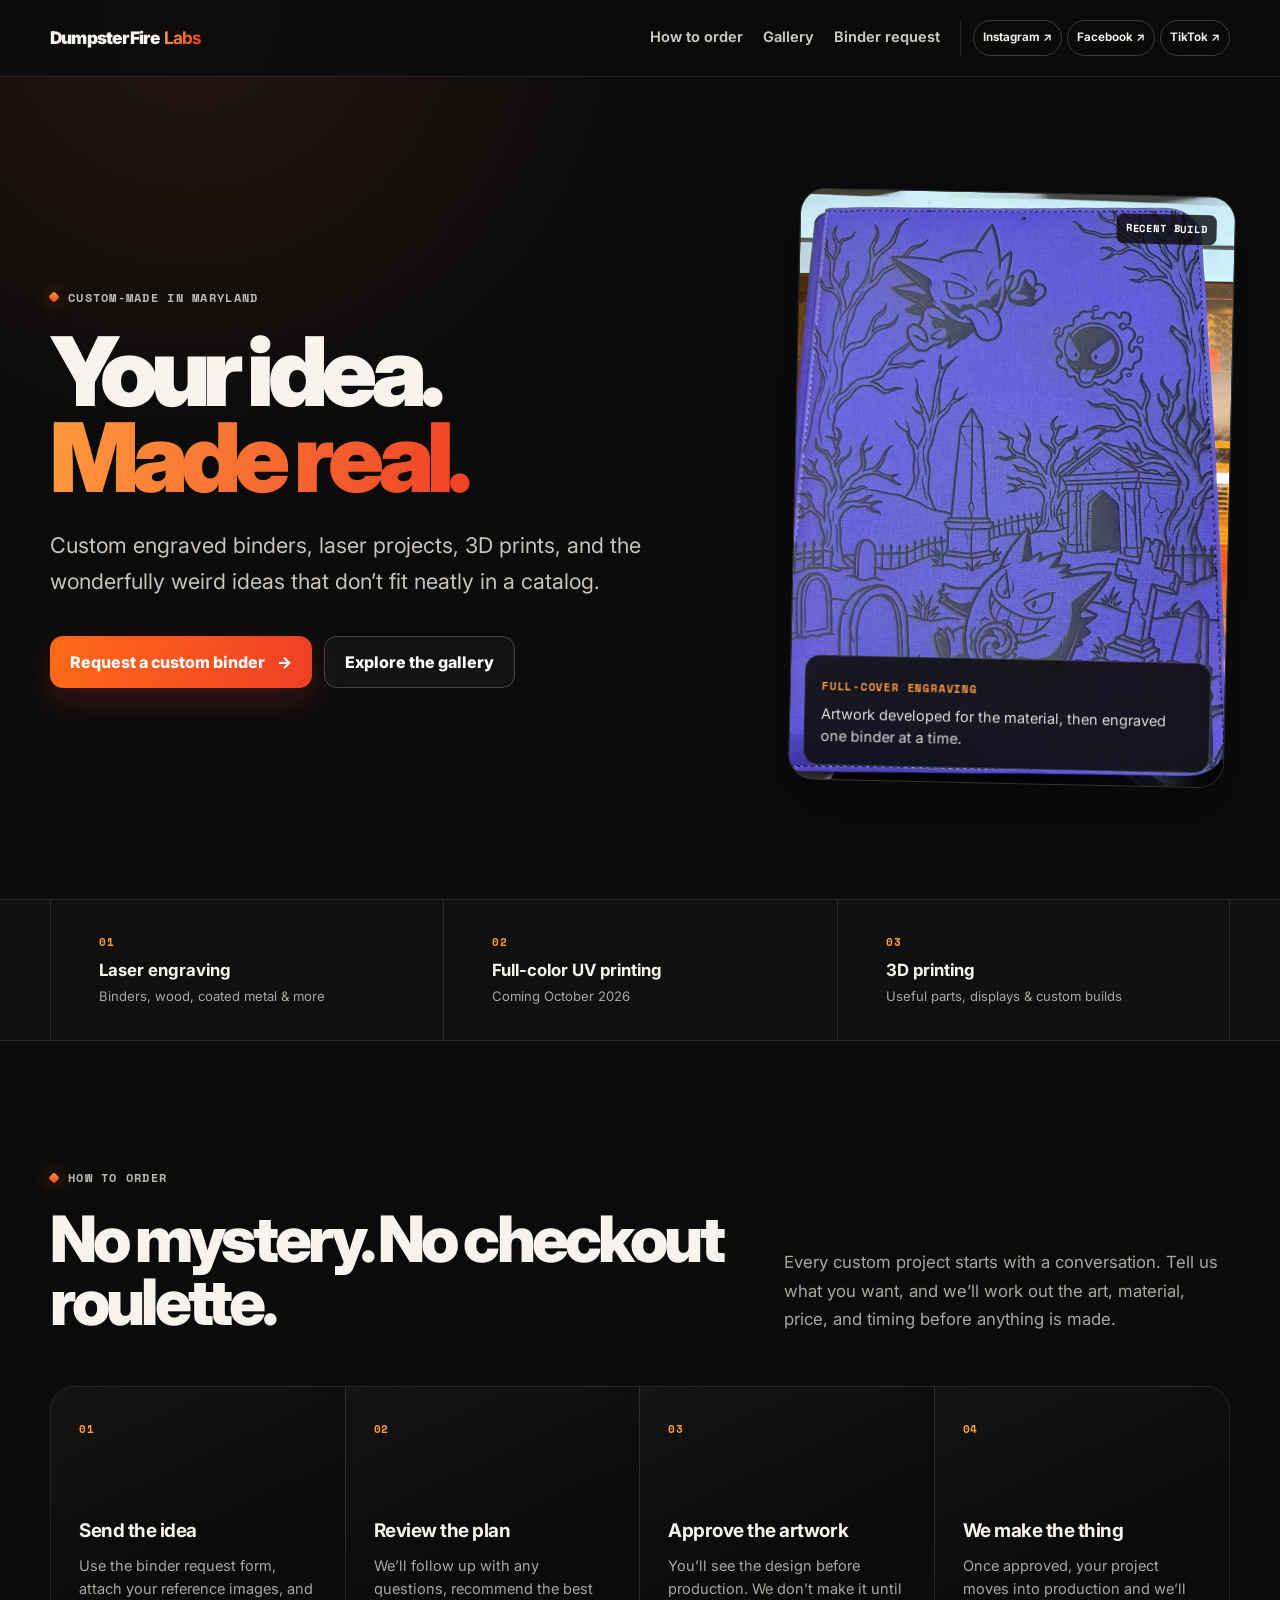
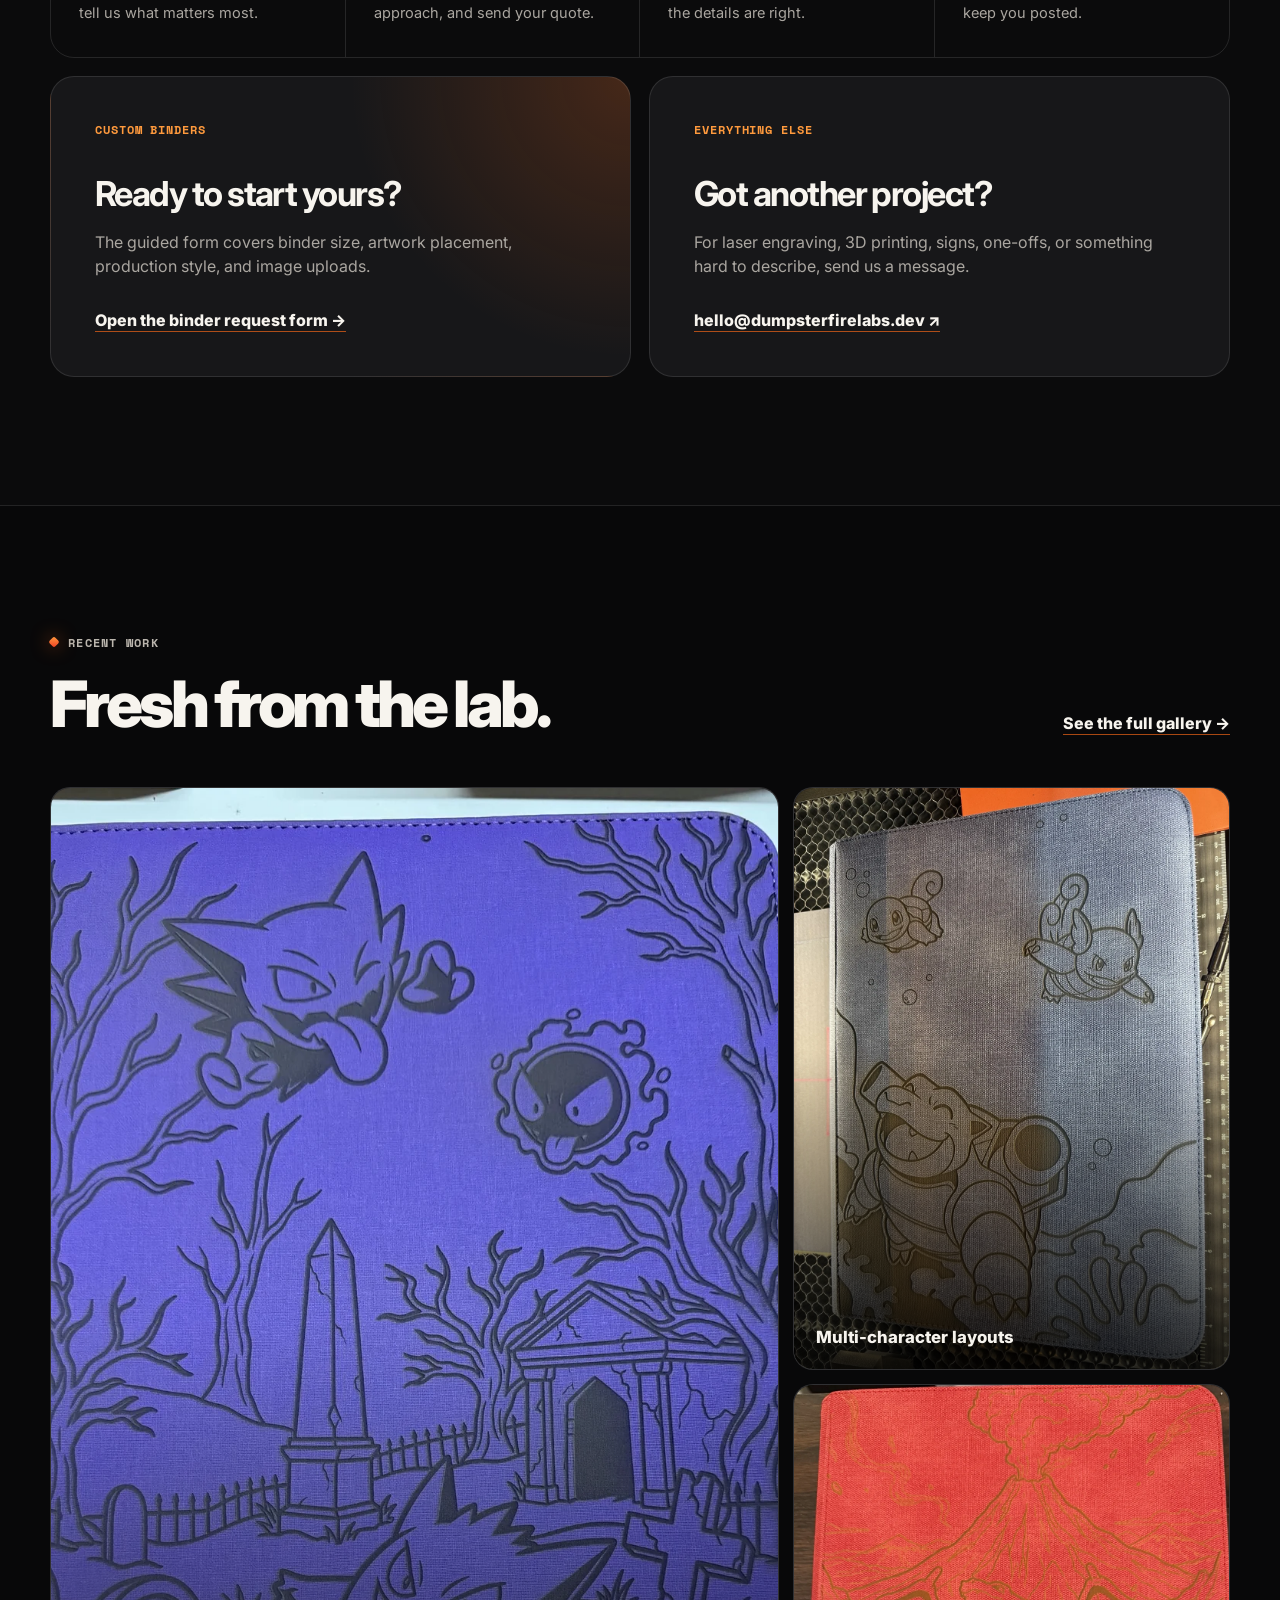
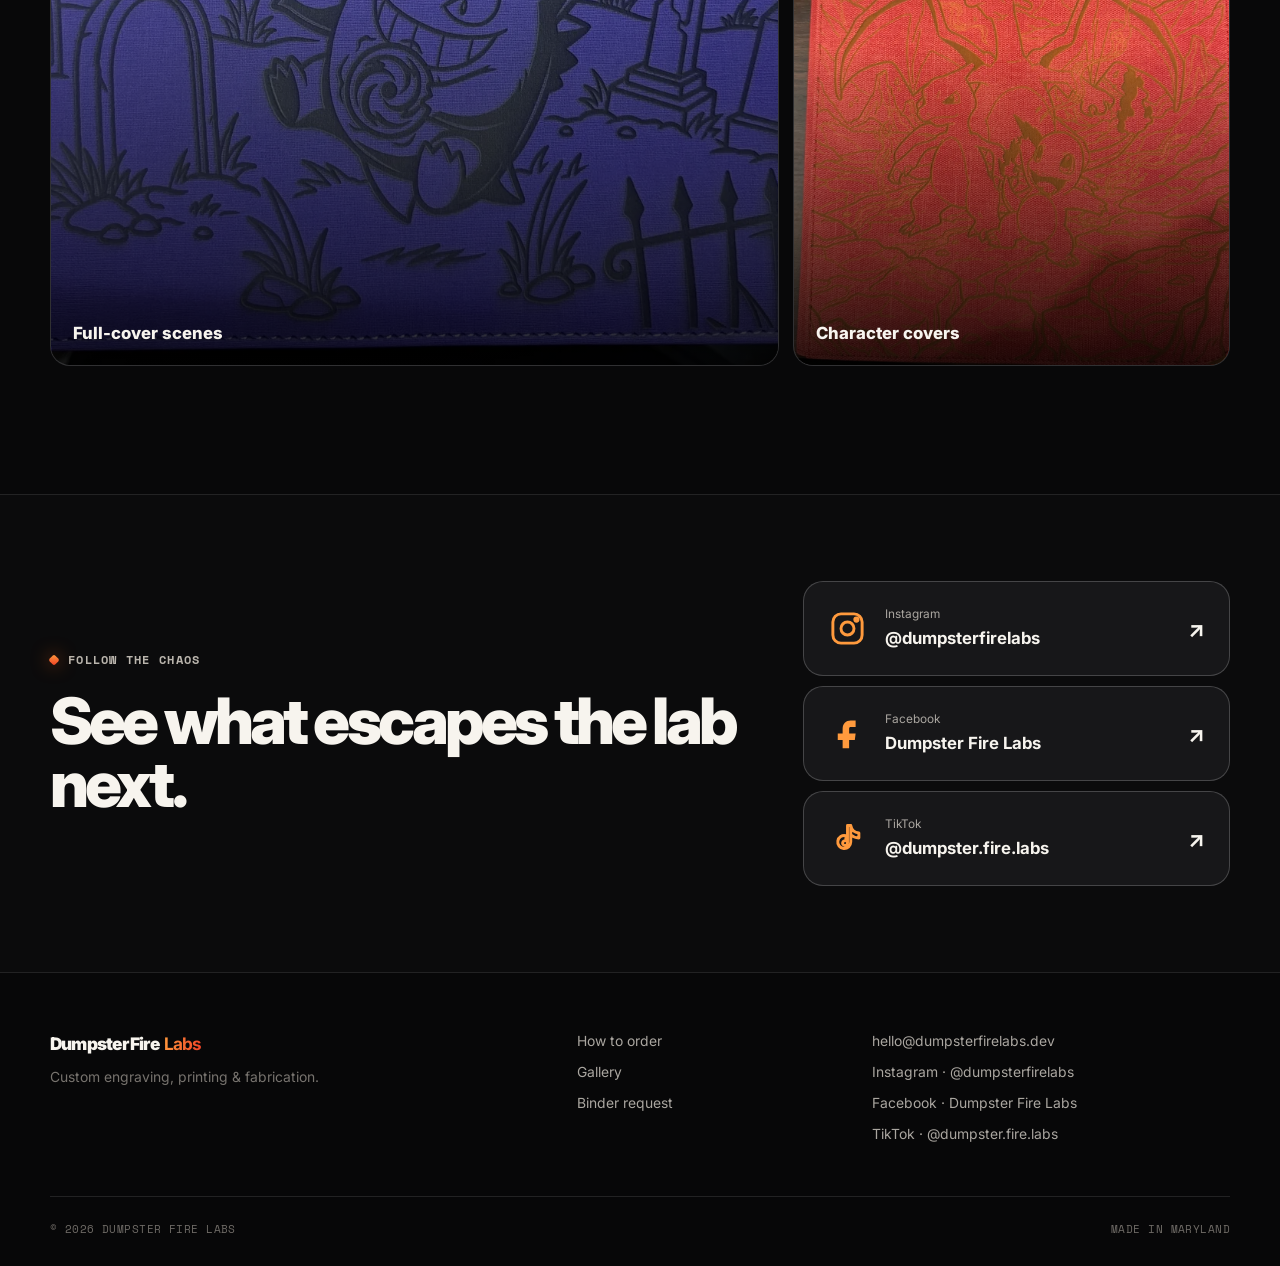
<file: preview/index.html>
<!doctype html>
<html lang="en">
<head>
  <meta charset="utf-8">
  <meta name="viewport" content="width=device-width, initial-scale=1">
  <meta name="description" content="Dumpster Fire Labs creates custom engraved binders, laser projects, 3D prints, and small-batch custom work in Maryland.">
  <meta name="theme-color" content="#0b0b0c">
  <title>Dumpster Fire Labs | Custom engraving, printing & fabrication</title>
  <link rel="preconnect" href="https://fonts.googleapis.com">
  <link rel="preconnect" href="https://fonts.gstatic.com" crossorigin>
  <link href="https://fonts.googleapis.com/css2?family=Inter:wght@400;500;600;700;800;900&family=Space+Mono:wght@400;700&display=swap" rel="stylesheet">
  <link rel="stylesheet" href="styles.css">
</head>
<body>
  <header class="site-header">
    <div class="shell nav-wrap">
      <a class="wordmark" href="index.html" aria-label="Dumpster Fire Labs home">
        <span>Dumpster Fire</span> <strong>Labs</strong>
      </a>
      <button class="nav-toggle" type="button" aria-expanded="false" aria-controls="site-nav">
        <span class="sr-only">Open navigation</span>
        <span></span><span></span><span></span>
      </button>
      <nav class="site-nav" id="site-nav" aria-label="Main navigation">
        <a href="#how-it-works">How to order</a>
        <a href="gallery.html">Gallery</a>
        <a href="order.html">Binder request</a>
        <span class="nav-social-group" aria-label="Social media">
          <a href="https://www.instagram.com/dumpsterfirelabs/" target="_blank" rel="noopener noreferrer">Instagram ↗</a>
          <a href="https://fb.me/dumpsterfirelabs" target="_blank" rel="noopener noreferrer">Facebook ↗</a>
          <a href="https://www.tiktok.com/@dumpster.fire.labs" target="_blank" rel="noopener noreferrer">TikTok ↗</a>
        </span>
      </nav>
    </div>
  </header>

  <main>
    <section class="hero shell">
      <div class="hero-copy">
        <p class="eyebrow"><span class="spark" aria-hidden="true"></span> Custom-made in Maryland</p>
        <h1>Your idea.<br><span class="accent">Made real.</span></h1>
        <p class="hero-lede">Custom engraved binders, laser projects, 3D prints, and the wonderfully weird ideas that don’t fit neatly in a catalog.</p>
        <div class="actions">
          <a class="button" href="order.html">Request a custom binder <span aria-hidden="true">→</span></a>
          <a class="button button-ghost" href="gallery.html">Explore the gallery</a>
        </div>
      </div>

      <aside class="hero-feature" aria-label="Featured custom binder">
        <img src="images/work-07.webp" alt="Purple custom engraved character binder with a detailed graveyard scene">
        <div class="feature-caption">
          <span class="tag">Full-cover engraving</span>
          <p>Artwork developed for the material, then engraved one binder at a time.</p>
        </div>
      </aside>
    </section>

    <section class="service-strip" aria-label="Services">
      <div class="shell service-grid">
        <div><span>01</span><strong>Laser engraving</strong><small>Binders, wood, coated metal & more</small></div>
        <div><span>02</span><strong>Full-color UV printing</strong><small>Coming October 2026</small></div>
        <div><span>03</span><strong>3D printing</strong><small>Useful parts, displays & custom builds</small></div>
      </div>
    </section>

    <section class="section shell" id="how-it-works">
      <div class="section-intro">
        <div>
          <p class="eyebrow"><span class="spark" aria-hidden="true"></span> How to order</p>
          <h2>No mystery. No checkout roulette.</h2>
        </div>
        <p>Every custom project starts with a conversation. Tell us what you want, and we’ll work out the art, material, price, and timing before anything is made.</p>
      </div>

      <ol class="process-grid">
        <li>
          <span class="step-number">01</span>
          <h3>Send the idea</h3>
          <p>Use the binder request form, attach your reference images, and tell us what matters most.</p>
        </li>
        <li>
          <span class="step-number">02</span>
          <h3>Review the plan</h3>
          <p>We’ll follow up with any questions, recommend the best approach, and send your quote.</p>
        </li>
        <li>
          <span class="step-number">03</span>
          <h3>Approve the artwork</h3>
          <p>You’ll see the design before production. We don’t make it until the details are right.</p>
        </li>
        <li>
          <span class="step-number">04</span>
          <h3>We make the thing</h3>
          <p>Once approved, your project moves into production and we’ll keep you posted.</p>
        </li>
      </ol>

      <div class="order-split">
        <article class="order-card order-card-featured">
          <p class="kicker">Custom binders</p>
          <h3>Ready to start yours?</h3>
          <p>The guided form covers binder size, artwork placement, production style, and image uploads.</p>
          <a class="text-link" href="order.html">Open the binder request form <span aria-hidden="true">→</span></a>
        </article>
        <article class="order-card">
          <p class="kicker">Everything else</p>
          <h3>Got another project?</h3>
          <p>For laser engraving, 3D printing, signs, one-offs, or something hard to describe, send us a message.</p>
          <a class="text-link" href="mailto:hello@dumpsterfirelabs.dev">hello@dumpsterfirelabs.dev <span aria-hidden="true">↗</span></a>
        </article>
      </div>
    </section>

    <section class="section section-dark">
      <div class="shell">
        <div class="section-intro gallery-intro">
          <div>
            <p class="eyebrow"><span class="spark" aria-hidden="true"></span> Recent work</p>
            <h2>Fresh from the lab.</h2>
          </div>
          <a class="text-link" href="gallery.html">See the full gallery <span aria-hidden="true">→</span></a>
        </div>
        <div class="featured-gallery">
          <a class="gallery-tile gallery-tile-wide" href="gallery.html#graveyard-binder">
            <img src="images/work-07.webp" alt="Purple engraved binder with character graveyard artwork" loading="lazy" decoding="async">
            <span>Full-cover scenes</span>
          </a>
          <a class="gallery-tile" href="gallery.html#water-binder">
            <img src="images/work-03.webp" alt="Gray engraved binder with water character evolution scene" loading="lazy" decoding="async">
            <span>Multi-character layouts</span>
          </a>
          <a class="gallery-tile" href="gallery.html#red-binder">
            <img src="images/work-05.webp" alt="Red binder with engraved winged fire character" loading="lazy" decoding="async">
            <span>Character covers</span>
          </a>
        </div>
      </div>
    </section>

    <section class="social-section shell" id="socials">
      <div>
        <p class="eyebrow"><span class="spark" aria-hidden="true"></span> Follow the chaos</p>
        <h2>See what escapes the lab next.</h2>
      </div>
      <div class="social-links-grid">
        <a class="social-card" href="https://www.instagram.com/dumpsterfirelabs/" target="_blank" rel="noopener noreferrer">
          <svg viewBox="0 0 24 24" aria-hidden="true"><rect x="3" y="3" width="18" height="18" rx="5"></rect><circle cx="12" cy="12" r="4"></circle><circle cx="17.5" cy="6.5" r="1"></circle></svg>
          <span><small>Instagram</small><strong>@dumpsterfirelabs</strong></span>
          <b aria-hidden="true">↗</b>
        </a>
        <a class="social-card" href="https://fb.me/dumpsterfirelabs" target="_blank" rel="noopener noreferrer">
          <svg viewBox="0 0 24 24" aria-hidden="true"><path d="M14 8h3V4h-3c-3 0-5 2-5 5v3H6v4h3v5h4v-5h3.5l.5-4h-4V9c0-.7.3-1 1-1Z"></path></svg>
          <span><small>Facebook</small><strong>Dumpster Fire Labs</strong></span>
          <b aria-hidden="true">↗</b>
        </a>
        <a class="social-card" href="https://www.tiktok.com/@dumpster.fire.labs" target="_blank" rel="noopener noreferrer">
          <svg viewBox="0 0 24 24" aria-hidden="true"><path d="M14 4v10.2a4 4 0 1 1-3-3.9v3.1a1.5 1.5 0 1 0 1 1.4V4h2Zm0 0c.5 2.8 2 4.3 5 4.6v3.1c-2.1-.1-3.8-.8-5-2"></path></svg>
          <span><small>TikTok</small><strong>@dumpster.fire.labs</strong></span>
          <b aria-hidden="true">↗</b>
        </a>
      </div>
    </section>
  </main>

  <footer class="footer">
    <div class="shell footer-grid">
      <div>
        <a class="wordmark" href="index.html"><span>Dumpster Fire</span> <strong>Labs</strong></a>
        <p>Custom engraving, printing & fabrication.</p>
      </div>
      <nav aria-label="Footer navigation">
        <a href="#how-it-works">How to order</a>
        <a href="gallery.html">Gallery</a>
        <a href="order.html">Binder request</a>
      </nav>
      <div class="footer-contact">
        <a href="mailto:hello@dumpsterfirelabs.dev">hello@dumpsterfirelabs.dev</a>
        <a href="https://www.instagram.com/dumpsterfirelabs/" target="_blank" rel="noopener noreferrer">Instagram · @dumpsterfirelabs</a>
        <a href="https://fb.me/dumpsterfirelabs" target="_blank" rel="noopener noreferrer">Facebook · Dumpster Fire Labs</a>
        <a href="https://www.tiktok.com/@dumpster.fire.labs" target="_blank" rel="noopener noreferrer">TikTok · @dumpster.fire.labs</a>
      </div>
    </div>
    <div class="shell footer-bottom">
      <span>© <span data-current-year>2026</span> Dumpster Fire Labs</span>
      <span>Made in Maryland</span>
    </div>
  </footer>

  <script src="script.js"></script>
</body>
</html>
</file>
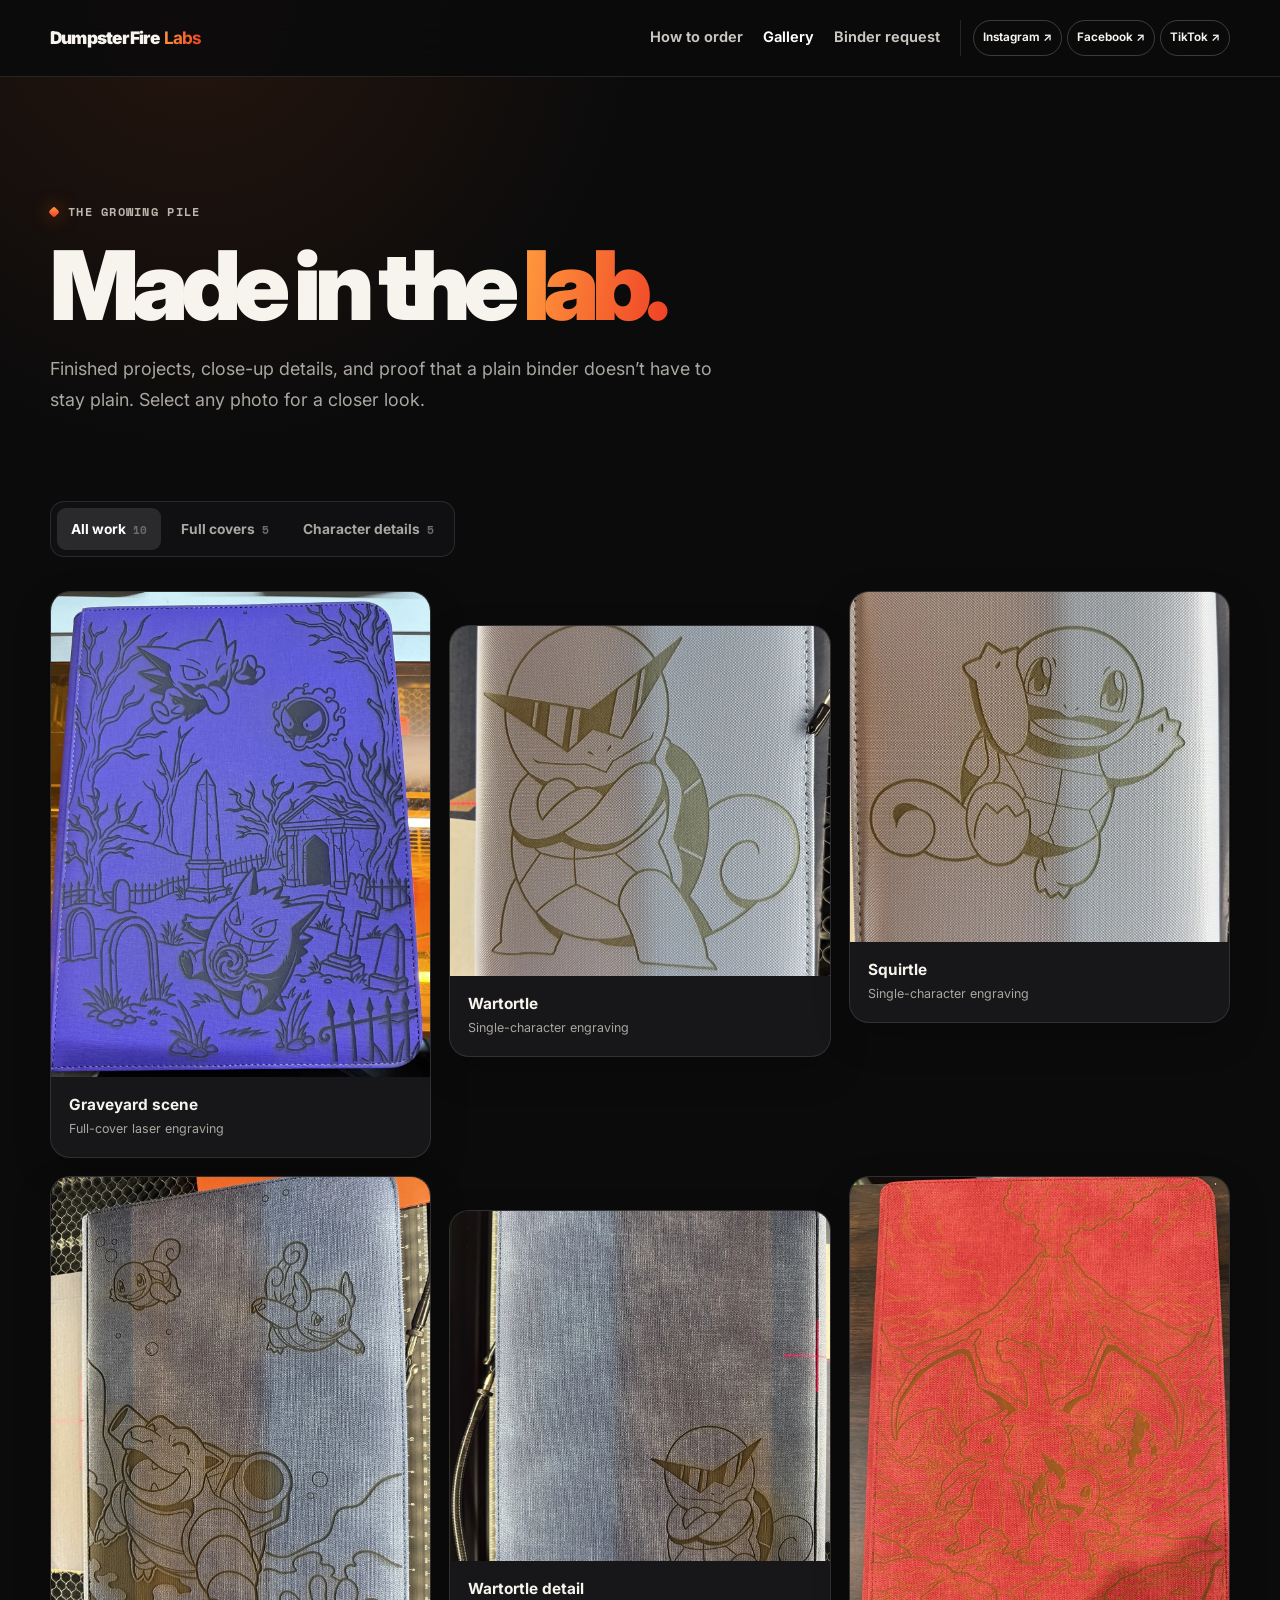
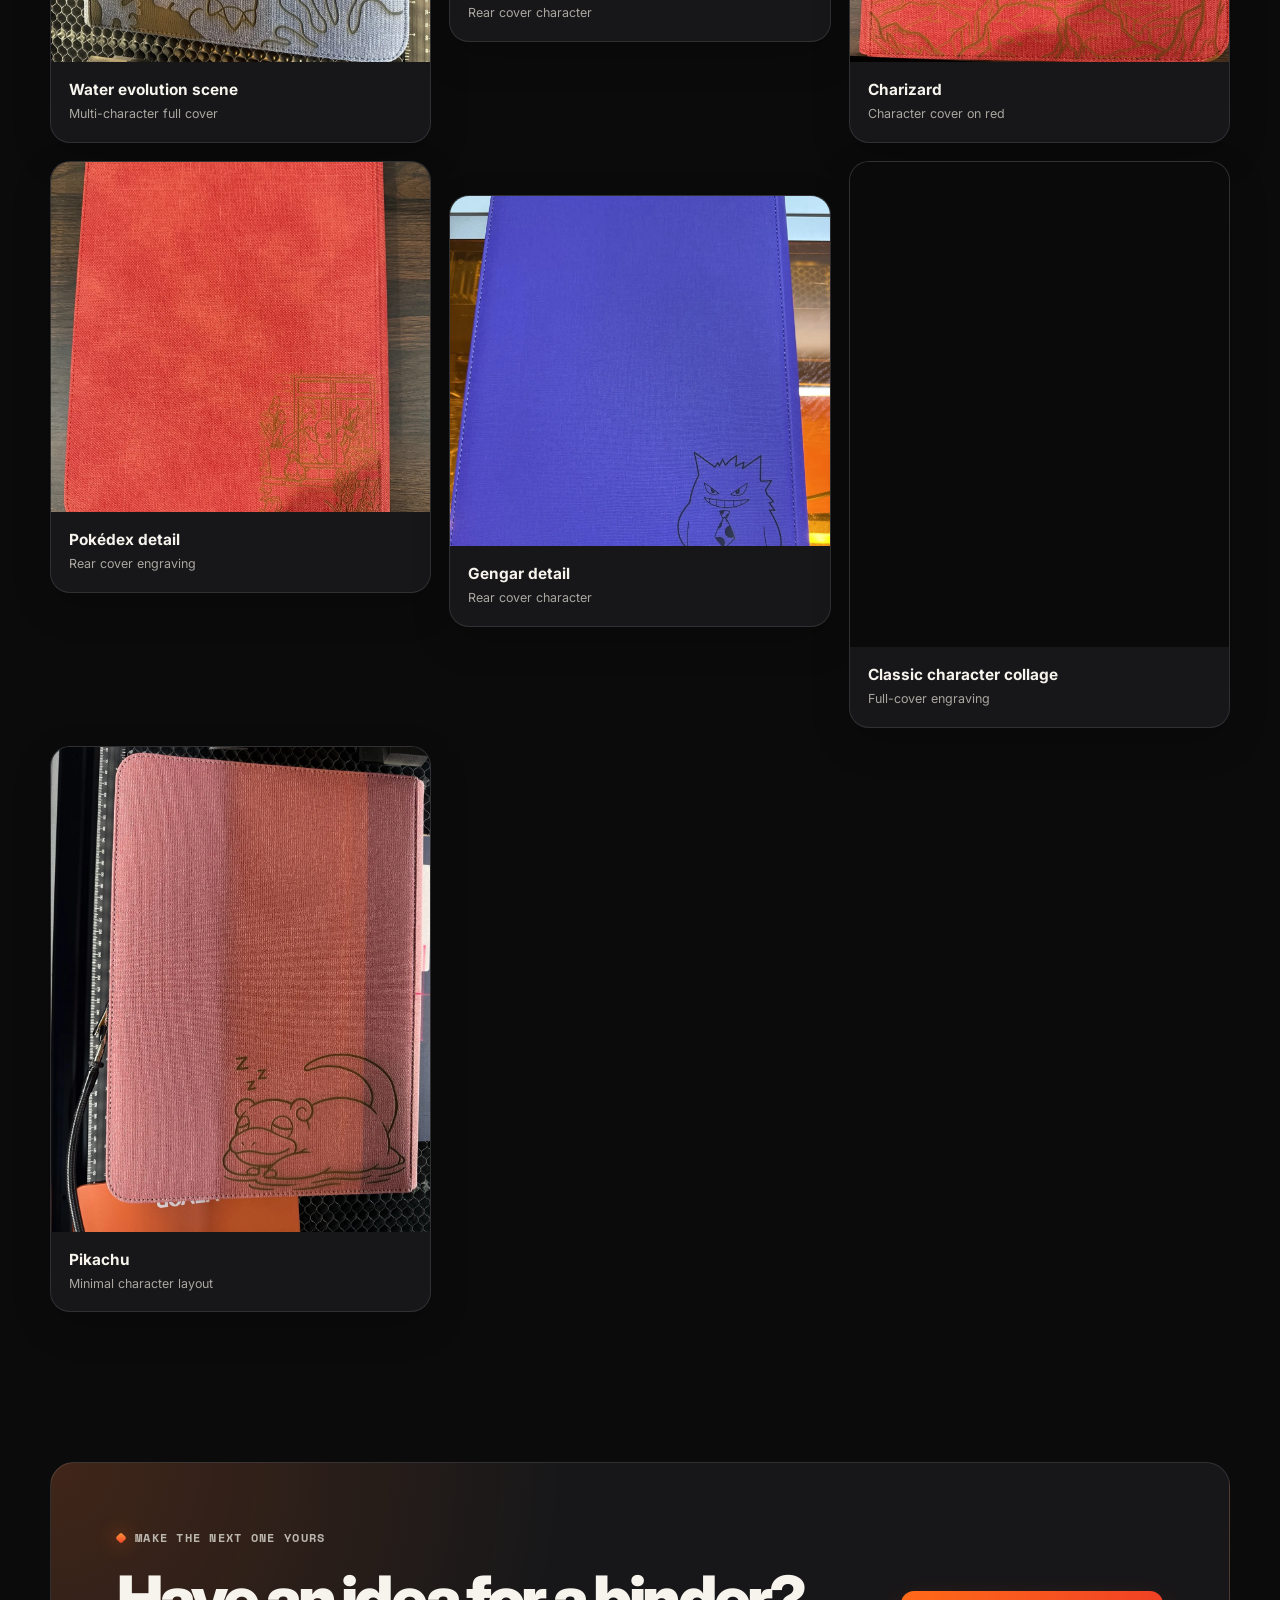
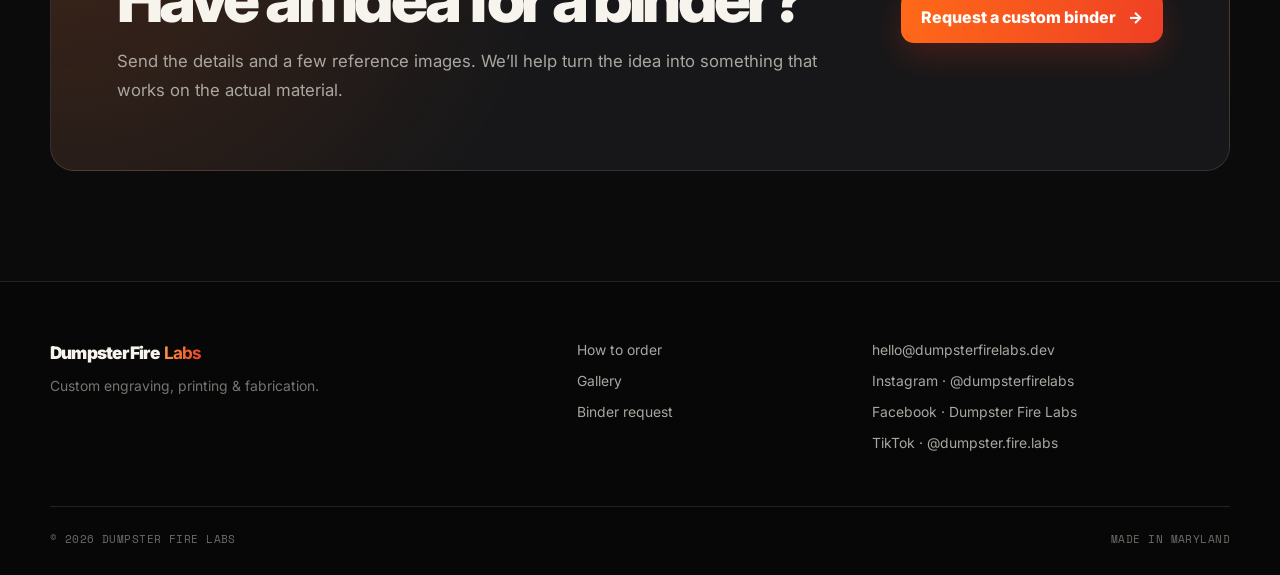
<file: preview/gallery.html>
<!doctype html>
<html lang="en">
<head>
  <meta charset="utf-8">
  <meta name="viewport" content="width=device-width, initial-scale=1">
  <meta name="description" content="Browse custom engraved binders and recent work from Dumpster Fire Labs.">
  <meta name="theme-color" content="#0b0b0c">
  <title>Gallery | Dumpster Fire Labs</title>
  <link rel="preconnect" href="https://fonts.googleapis.com">
  <link rel="preconnect" href="https://fonts.gstatic.com" crossorigin>
  <link href="https://fonts.googleapis.com/css2?family=Inter:wght@400;500;600;700;800;900&family=Space+Mono:wght@400;700&display=swap" rel="stylesheet">
  <link rel="stylesheet" href="styles.css">
</head>
<body>
  <header class="site-header">
    <div class="shell nav-wrap">
      <a class="wordmark" href="index.html" aria-label="Dumpster Fire Labs home"><span>Dumpster Fire</span> <strong>Labs</strong></a>
      <button class="nav-toggle" type="button" aria-expanded="false" aria-controls="site-nav">
        <span class="sr-only">Open navigation</span><span></span><span></span><span></span>
      </button>
      <nav class="site-nav" id="site-nav" aria-label="Main navigation">
        <a href="index.html#how-it-works">How to order</a>
        <a href="gallery.html" aria-current="page">Gallery</a>
        <a href="order.html">Binder request</a>
        <span class="nav-social-group" aria-label="Social media">
          <a href="https://www.instagram.com/dumpsterfirelabs/" target="_blank" rel="noopener noreferrer">Instagram ↗</a>
          <a href="https://fb.me/dumpsterfirelabs" target="_blank" rel="noopener noreferrer">Facebook ↗</a>
          <a href="https://www.tiktok.com/@dumpster.fire.labs" target="_blank" rel="noopener noreferrer">TikTok ↗</a>
        </span>
      </nav>
    </div>
  </header>

  <main>
    <section class="page-hero shell">
      <p class="eyebrow"><span class="spark" aria-hidden="true"></span> The growing pile</p>
      <h1>Made in the <span class="accent">lab.</span></h1>
      <p>Finished projects, close-up details, and proof that a plain binder doesn’t have to stay plain. Select any photo for a closer look.</p>
    </section>

    <section class="gallery-section shell">
      <div class="filter-bar" role="group" aria-label="Filter gallery">
        <button class="filter-button active" type="button" data-filter="all" aria-pressed="true">All work <span>10</span></button>
        <button class="filter-button" type="button" data-filter="cover" aria-pressed="false">Full covers <span>5</span></button>
        <button class="filter-button" type="button" data-filter="detail" aria-pressed="false">Character details <span>5</span></button>
      </div>

      <div class="gallery-grid" id="gallery-grid">
        <figure class="gallery-card tall" data-category="cover" id="graveyard-binder">
          <button class="image-button" type="button" data-lightbox="images/work-07.webp" data-caption="Graveyard scene — full-cover laser engraving">
            <img src="images/work-07.webp" alt="Purple binder with a full engraved graveyard scene and characters" loading="eager" decoding="async">
            <span class="zoom-hint">View larger</span>
          </button>
          <figcaption><strong>Graveyard scene</strong><span>Full-cover laser engraving</span></figcaption>
        </figure>

        <figure class="gallery-card" data-category="detail">
          <button class="image-button" type="button" data-lightbox="images/work-01.webp" data-caption="Wartortle — single-character laser engraving">
            <img src="images/work-01.webp" alt="Light gray binder engraved with a Wartortle character" loading="eager" decoding="async">
            <span class="zoom-hint">View larger</span>
          </button>
          <figcaption><strong>Wartortle</strong><span>Single-character engraving</span></figcaption>
        </figure>

        <figure class="gallery-card" data-category="detail">
          <button class="image-button" type="button" data-lightbox="images/work-02.webp" data-caption="Squirtle — single-character laser engraving">
            <img src="images/work-02.webp" alt="Light gray binder engraved with a waving Squirtle character" loading="lazy" decoding="async">
            <span class="zoom-hint">View larger</span>
          </button>
          <figcaption><strong>Squirtle</strong><span>Single-character engraving</span></figcaption>
        </figure>

        <figure class="gallery-card tall" data-category="cover" id="water-binder">
          <button class="image-button" type="button" data-lightbox="images/work-03.webp" data-caption="Water evolution scene — multi-character full cover">
            <img src="images/work-03.webp" alt="Gray binder engraved with a multi-character underwater evolution scene" loading="lazy" decoding="async">
            <span class="zoom-hint">View larger</span>
          </button>
          <figcaption><strong>Water evolution scene</strong><span>Multi-character full cover</span></figcaption>
        </figure>

        <figure class="gallery-card" data-category="detail">
          <button class="image-button" type="button" data-lightbox="images/work-04.webp" data-caption="Wartortle — rear cover character detail">
            <img src="images/work-04.webp" alt="Back of gray binder with a small Wartortle engraving" loading="lazy" decoding="async">
            <span class="zoom-hint">View larger</span>
          </button>
          <figcaption><strong>Wartortle detail</strong><span>Rear cover character</span></figcaption>
        </figure>

        <figure class="gallery-card tall" data-category="cover" id="red-binder">
          <button class="image-button" type="button" data-lightbox="images/work-05.webp" data-caption="Charizard — character cover on red">
            <img src="images/work-05.webp" alt="Red binder with an engraved Charizard character" loading="lazy" decoding="async">
            <span class="zoom-hint">View larger</span>
          </button>
          <figcaption><strong>Charizard</strong><span>Character cover on red</span></figcaption>
        </figure>

        <figure class="gallery-card" data-category="detail">
          <button class="image-button" type="button" data-lightbox="images/work-06.webp" data-caption="Pokédex — rear cover detail">
            <img src="images/work-06.webp" alt="Back of red binder with a small engraved Pokédex design" loading="lazy" decoding="async">
            <span class="zoom-hint">View larger</span>
          </button>
          <figcaption><strong>Pokédex detail</strong><span>Rear cover engraving</span></figcaption>
        </figure>

        <figure class="gallery-card" data-category="detail">
          <button class="image-button" type="button" data-lightbox="images/work-08.webp" data-caption="Gengar — rear cover character detail">
            <img src="images/work-08.webp" alt="Back of purple binder with a small engraved Gengar character" loading="lazy" decoding="async">
            <span class="zoom-hint">View larger</span>
          </button>
          <figcaption><strong>Gengar detail</strong><span>Rear cover character</span></figcaption>
        </figure>

        <figure class="gallery-card tall" data-category="cover">
          <button class="image-button" type="button" data-lightbox="images/work-09.webp" data-caption="Classic character collage — full-cover laser engraving">
            <img src="images/work-09.webp" alt="Rose-colored binder engraved with a detailed classic character collage" loading="lazy" decoding="async">
            <span class="zoom-hint">View larger</span>
          </button>
          <figcaption><strong>Classic character collage</strong><span>Full-cover engraving</span></figcaption>
        </figure>

        <figure class="gallery-card tall" data-category="cover">
          <button class="image-button" type="button" data-lightbox="images/work-10.webp" data-caption="Pikachu — minimalist character layout">
            <img src="images/work-10.webp" alt="Pink binder with a small engraved Pikachu character near the corner" loading="lazy" decoding="async">
            <span class="zoom-hint">View larger</span>
          </button>
          <figcaption><strong>Pikachu</strong><span>Minimal character layout</span></figcaption>
        </figure>
      </div>
    </section>

    <section class="gallery-cta shell">
      <div>
        <p class="eyebrow"><span class="spark" aria-hidden="true"></span> Make the next one yours</p>
        <h2>Have an idea for a binder?</h2>
        <p>Send the details and a few reference images. We’ll help turn the idea into something that works on the actual material.</p>
      </div>
      <a class="button" href="order.html">Request a custom binder <span aria-hidden="true">→</span></a>
    </section>
  </main>

  <dialog class="lightbox" id="lightbox" aria-label="Enlarged gallery image">
    <button class="lightbox-close" type="button" aria-label="Close image">×</button>
    <img alt="">
    <p></p>
  </dialog>

  <footer class="footer">
    <div class="shell footer-grid">
      <div><a class="wordmark" href="index.html"><span>Dumpster Fire</span> <strong>Labs</strong></a><p>Custom engraving, printing & fabrication.</p></div>
      <nav aria-label="Footer navigation"><a href="index.html#how-it-works">How to order</a><a href="gallery.html">Gallery</a><a href="order.html">Binder request</a></nav>
      <div class="footer-contact"><a href="mailto:hello@dumpsterfirelabs.dev">hello@dumpsterfirelabs.dev</a><a href="https://www.instagram.com/dumpsterfirelabs/" target="_blank" rel="noopener noreferrer">Instagram · @dumpsterfirelabs</a><a href="https://fb.me/dumpsterfirelabs" target="_blank" rel="noopener noreferrer">Facebook · Dumpster Fire Labs</a><a href="https://www.tiktok.com/@dumpster.fire.labs" target="_blank" rel="noopener noreferrer">TikTok · @dumpster.fire.labs</a></div>
    </div>
    <div class="shell footer-bottom"><span>© <span data-current-year>2026</span> Dumpster Fire Labs</span><span>Made in Maryland</span></div>
  </footer>
  <script src="script.js"></script>
</body>
</html>
</file>
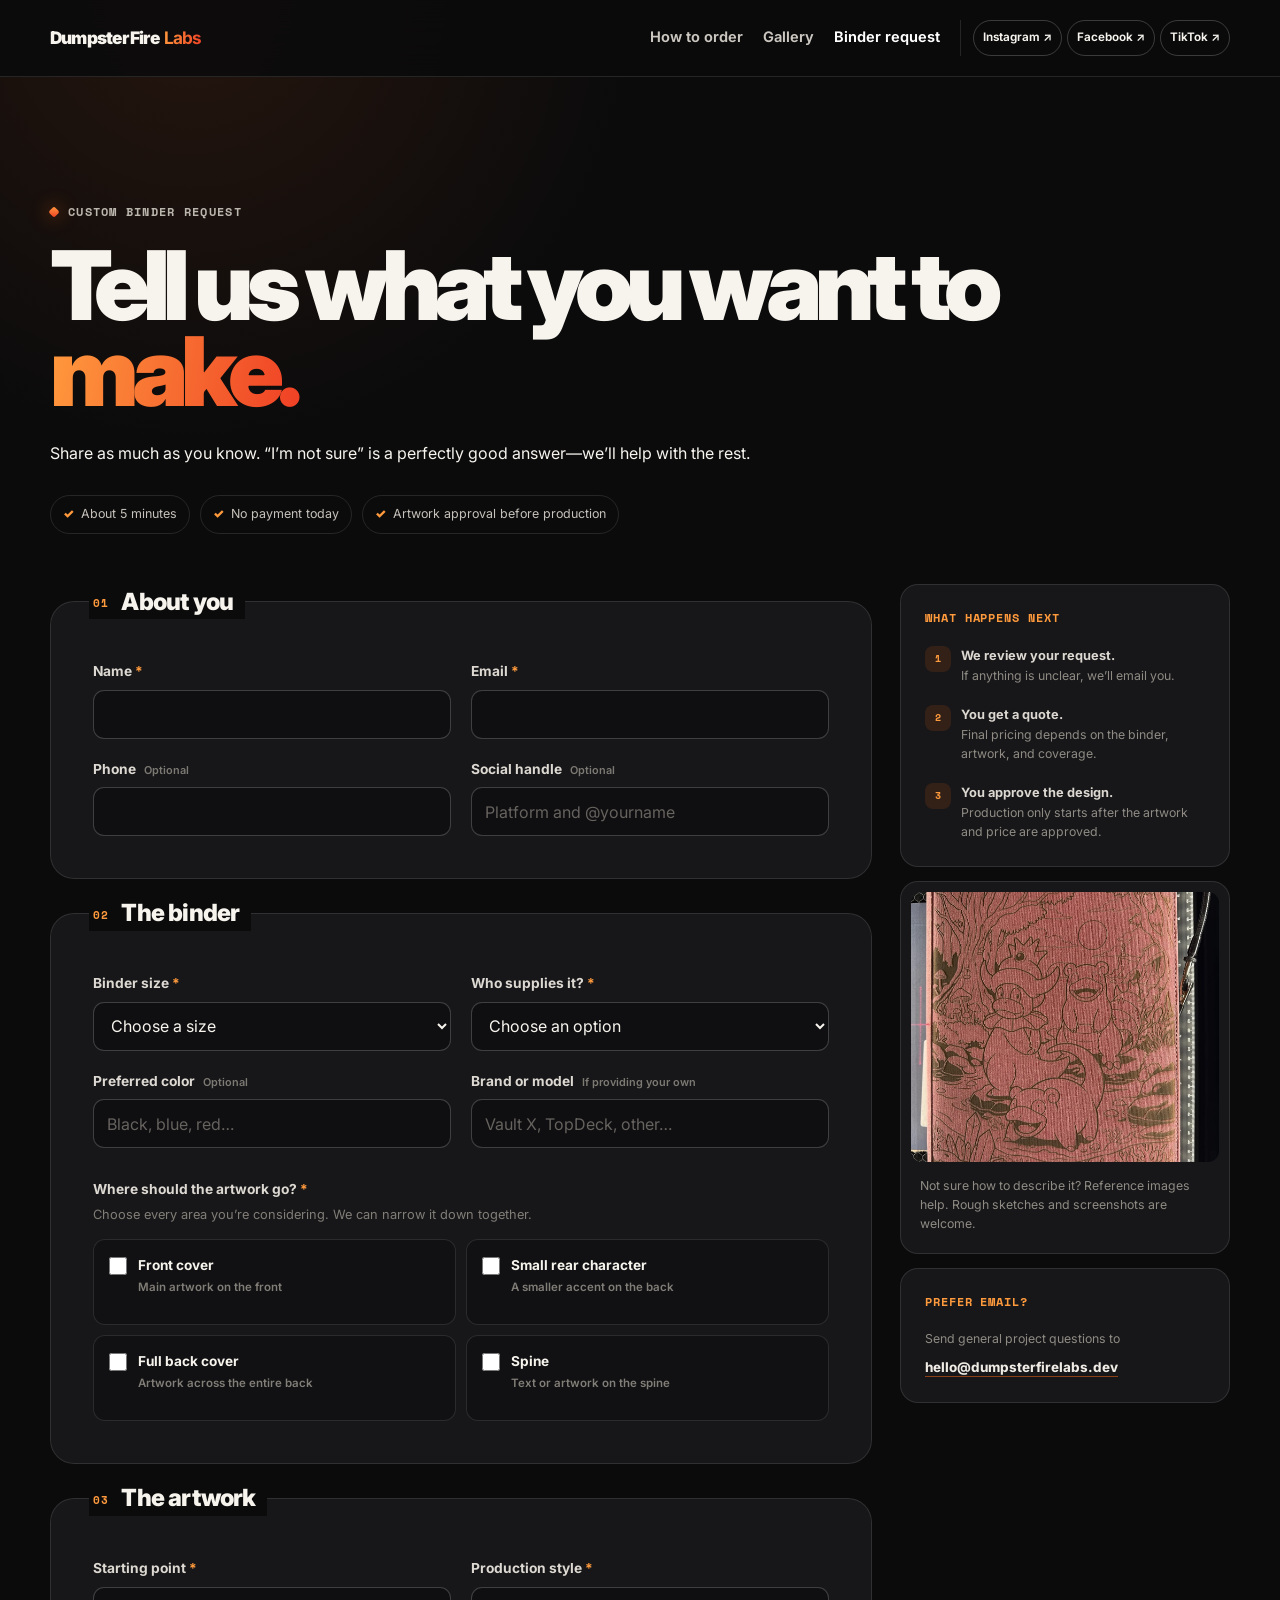
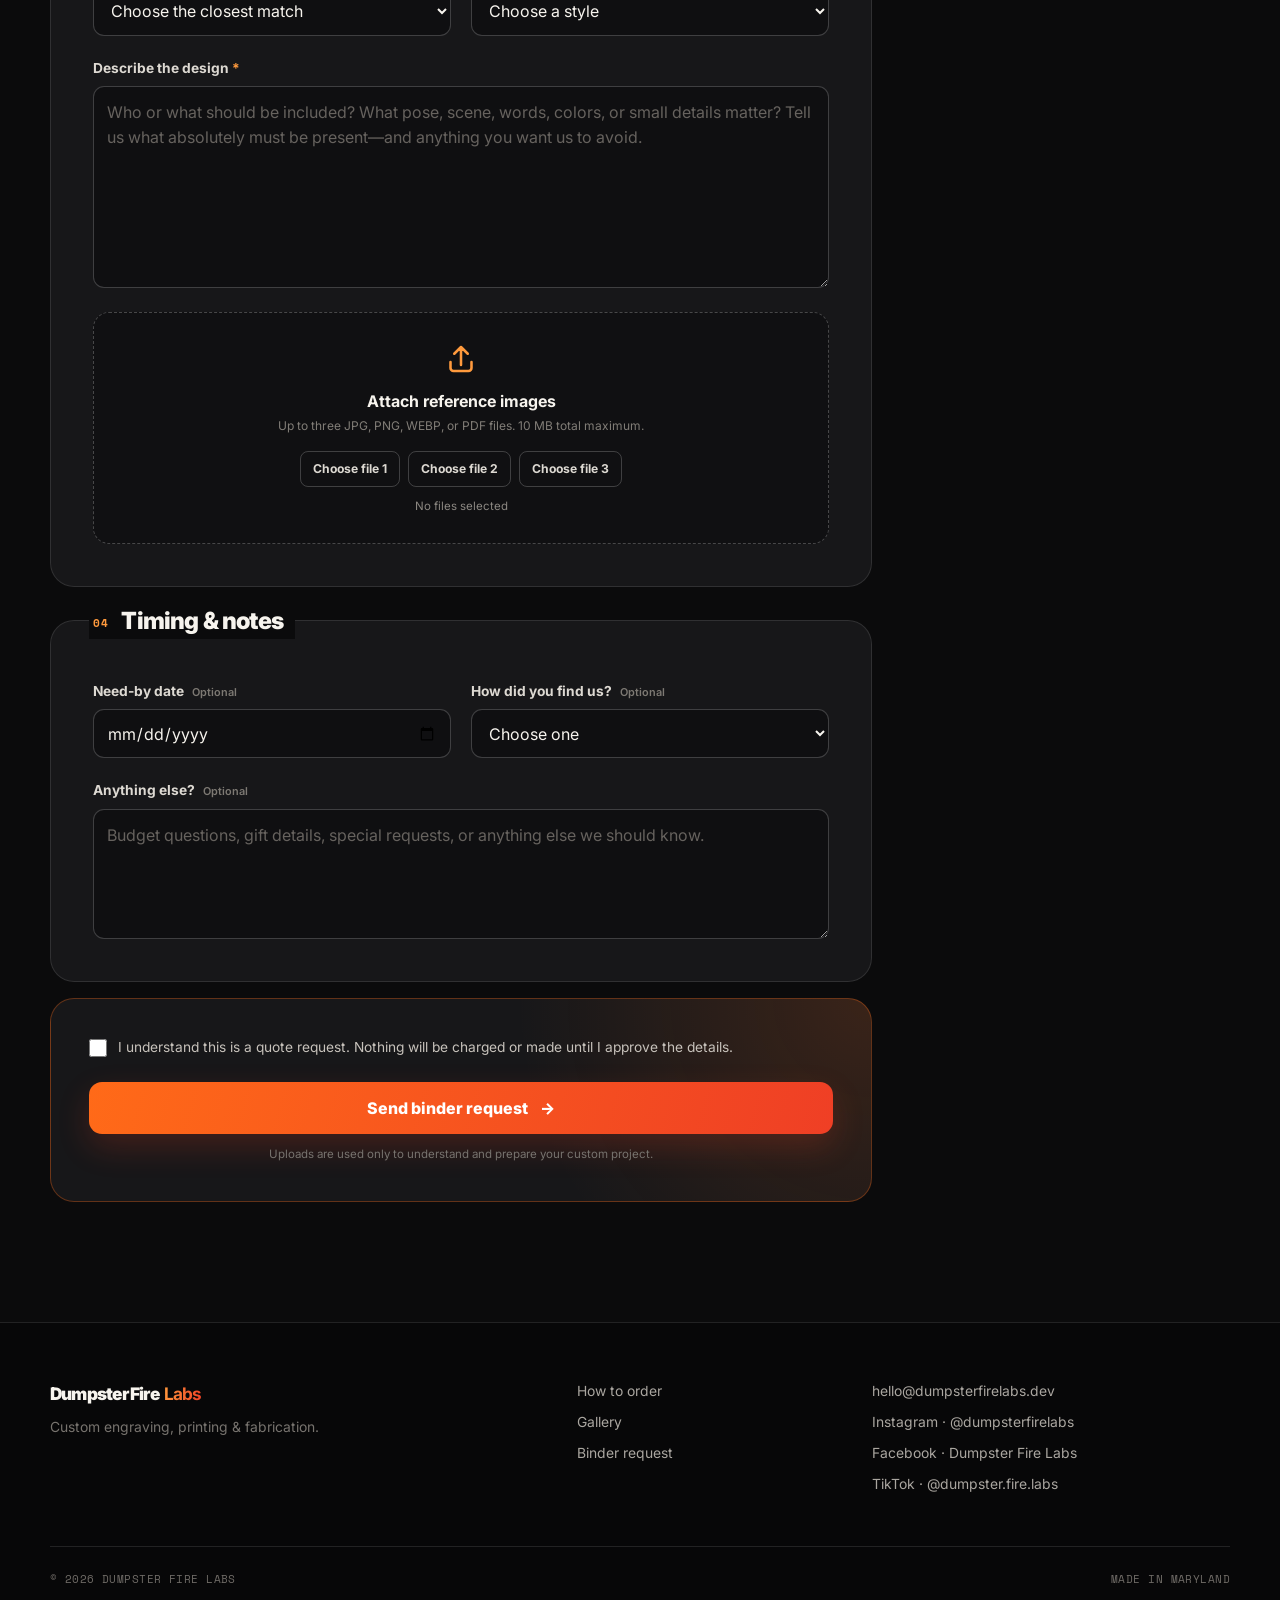
<file: preview/order.html>
<!doctype html>
<html lang="en">
<head>
  <meta charset="utf-8">
  <meta name="viewport" content="width=device-width, initial-scale=1">
  <meta name="description" content="Request a custom engraved or printed binder from Dumpster Fire Labs.">
  <meta name="theme-color" content="#0b0b0c">
  <title>Custom Binder Request | Dumpster Fire Labs</title>
  <link rel="preconnect" href="https://fonts.googleapis.com">
  <link rel="preconnect" href="https://fonts.gstatic.com" crossorigin>
  <link href="https://fonts.googleapis.com/css2?family=Inter:wght@400;500;600;700;800;900&family=Space+Mono:wght@400;700&display=swap" rel="stylesheet">
  <link rel="stylesheet" href="styles.css">
</head>
<body>
  <header class="site-header">
    <div class="shell nav-wrap">
      <a class="wordmark" href="index.html" aria-label="Dumpster Fire Labs home"><span>Dumpster Fire</span> <strong>Labs</strong></a>
      <button class="nav-toggle" type="button" aria-expanded="false" aria-controls="site-nav">
        <span class="sr-only">Open navigation</span><span></span><span></span><span></span>
      </button>
      <nav class="site-nav" id="site-nav" aria-label="Main navigation">
        <a href="index.html#how-it-works">How to order</a>
        <a href="gallery.html">Gallery</a>
        <a href="order.html" aria-current="page">Binder request</a>
        <span class="nav-social-group" aria-label="Social media">
          <a href="https://www.instagram.com/dumpsterfirelabs/" target="_blank" rel="noopener noreferrer">Instagram ↗</a>
          <a href="https://fb.me/dumpsterfirelabs" target="_blank" rel="noopener noreferrer">Facebook ↗</a>
          <a href="https://www.tiktok.com/@dumpster.fire.labs" target="_blank" rel="noopener noreferrer">TikTok ↗</a>
        </span>
      </nav>
    </div>
  </header>

  <main>
    <section class="page-hero order-hero shell">
      <p class="eyebrow"><span class="spark" aria-hidden="true"></span> Custom binder request</p>
      <h1>Tell us what you want to <span class="accent">make.</span></h1>
      <p>Share as much as you know. “I’m not sure” is a perfectly good answer—we’ll help with the rest.</p>
      <div class="form-assurances" aria-label="What happens next">
        <span>About 5 minutes</span><span>No payment today</span><span>Artwork approval before production</span>
      </div>
    </section>

    <section class="form-layout shell">
      <form class="order-form" id="binder-order-form" action="https://formsubmit.co/orders@dumpsterfirelabs.dev" method="POST" enctype="multipart/form-data">
        <input type="hidden" name="_subject" value="New custom binder request">
        <input type="hidden" name="_template" value="table">
        <input type="hidden" name="_next" value="https://dumpsterfirelabs.dev/thanks.html">
        <input type="hidden" name="_autoresponse" value="Thanks for sending your custom binder request to Dumpster Fire Labs. We received it and will follow up by email to discuss the artwork, quote, and timing. Nothing is charged or made until you approve the details.">
        <input type="text" name="_honey" class="honeypot" tabindex="-1" autocomplete="off" aria-hidden="true">

        <fieldset class="form-section">
          <legend><span>01</span> About you</legend>
          <div class="field-grid two-col">
            <label>
              <span>Name <b aria-hidden="true">*</b></span>
              <input type="text" name="Name" autocomplete="name" required>
            </label>
            <label>
              <span>Email <b aria-hidden="true">*</b></span>
              <input type="email" name="email" autocomplete="email" required>
            </label>
            <label>
              <span>Phone <small>Optional</small></span>
              <input type="tel" name="Phone" autocomplete="tel">
            </label>
            <label>
              <span>Social handle <small>Optional</small></span>
              <input type="text" name="Social handle" placeholder="Platform and @yourname">
            </label>
          </div>
        </fieldset>

        <fieldset class="form-section">
          <legend><span>02</span> The binder</legend>
          <div class="field-grid two-col">
            <label>
              <span>Binder size <b aria-hidden="true">*</b></span>
              <select name="Binder size" required>
                <option value="" selected disabled>Choose a size</option>
                <option>4-pocket</option>
                <option>9-pocket</option>
                <option>12-pocket XL</option>
                <option>I’m not sure</option>
              </select>
            </label>
            <label>
              <span>Who supplies it? <b aria-hidden="true">*</b></span>
              <select name="Binder supplier" required>
                <option value="" selected disabled>Choose an option</option>
                <option>Dumpster Fire Labs purchases it</option>
                <option>I’ll provide my own binder</option>
                <option>I’m not sure</option>
              </select>
            </label>
            <label>
              <span>Preferred color <small>Optional</small></span>
              <input type="text" name="Binder color" placeholder="Black, blue, red…">
            </label>
            <label>
              <span>Brand or model <small>If providing your own</small></span>
              <input type="text" name="Binder brand or model" placeholder="Vault X, TopDeck, other…">
            </label>
          </div>

          <div class="field-group">
            <span class="field-label">Where should the artwork go? <b aria-hidden="true">*</b></span>
            <p class="field-help">Choose every area you’re considering. We can narrow it down together.</p>
            <div class="choice-grid">
              <label class="choice-card"><input class="placement-input" type="checkbox" name="Front cover artwork" value="Yes"><span><strong>Front cover</strong><small>Main artwork on the front</small></span></label>
              <label class="choice-card"><input class="placement-input" type="checkbox" name="Small rear character" value="Yes"><span><strong>Small rear character</strong><small>A smaller accent on the back</small></span></label>
              <label class="choice-card"><input class="placement-input" type="checkbox" name="Full back cover artwork" value="Yes"><span><strong>Full back cover</strong><small>Artwork across the entire back</small></span></label>
              <label class="choice-card"><input class="placement-input" type="checkbox" name="Spine artwork" value="Yes"><span><strong>Spine</strong><small>Text or artwork on the spine</small></span></label>
            </div>
          </div>
        </fieldset>

        <fieldset class="form-section">
          <legend><span>03</span> The artwork</legend>
          <div class="field-grid two-col">
            <label>
              <span>Starting point <b aria-hidden="true">*</b></span>
              <select name="Artwork starting point" required>
                <option value="" selected disabled>Choose the closest match</option>
                <option>I have artwork ready to adapt</option>
                <option>I have reference images or a style in mind</option>
                <option>I only have an idea or description</option>
                <option>I want something from the existing gallery</option>
                <option>I’m not sure</option>
              </select>
            </label>
            <label>
              <span>Production style <b aria-hidden="true">*</b></span>
              <select name="Production style" required>
                <option value="" selected disabled>Choose a style</option>
                <option>Controlled grayscale laser engraving</option>
                <option>Bold black-and-white laser engraving</option>
                <option>Full-color UV printing — coming October</option>
                <option>I want your recommendation</option>
              </select>
            </label>
          </div>

          <label class="full-field">
            <span>Describe the design <b aria-hidden="true">*</b></span>
            <textarea name="Design description" rows="7" required placeholder="Who or what should be included? What pose, scene, words, colors, or small details matter? Tell us what absolutely must be present—and anything you want us to avoid."></textarea>
          </label>

          <div class="upload-field">
            <svg viewBox="0 0 24 24" aria-hidden="true"><path d="M12 16V4m0 0L7.5 8.5M12 4l4.5 4.5M5 14v4a2 2 0 0 0 2 2h10a2 2 0 0 0 2-2v-4"></path></svg>
            <strong>Attach reference images</strong>
            <span>Up to three JPG, PNG, WEBP, or PDF files. 10 MB total maximum.</span>
            <div class="file-pickers">
              <label class="file-button">Choose file 1<input class="reference-image-input" type="file" name="attachment" accept="image/jpeg,image/png,image/webp,application/pdf"></label>
              <label class="file-button">Choose file 2<input class="reference-image-input" type="file" name="attachment-2" accept="image/jpeg,image/png,image/webp,application/pdf"></label>
              <label class="file-button">Choose file 3<input class="reference-image-input" type="file" name="attachment-3" accept="image/jpeg,image/png,image/webp,application/pdf"></label>
            </div>
            <span class="file-list" id="file-list" aria-live="polite">No files selected</span>
          </div>
          <p class="form-error" id="file-error" role="alert" hidden></p>
        </fieldset>

        <fieldset class="form-section">
          <legend><span>04</span> Timing & notes</legend>
          <div class="field-grid two-col">
            <label>
              <span>Need-by date <small>Optional</small></span>
              <input type="date" name="Need-by date">
            </label>
            <label>
              <span>How did you find us? <small>Optional</small></span>
              <select name="Referral source">
                <option value="">Choose one</option>
                <option>Instagram</option>
                <option>Facebook</option>
                <option>TikTok</option>
                <option>Card show or event</option>
                <option>Friend or family</option>
                <option>Existing customer</option>
                <option>Web search</option>
                <option>Other</option>
              </select>
            </label>
          </div>
          <label class="full-field">
            <span>Anything else? <small>Optional</small></span>
            <textarea name="Additional notes" rows="4" placeholder="Budget questions, gift details, special requests, or anything else we should know."></textarea>
          </label>
        </fieldset>

        <div class="submit-panel">
          <label class="confirm-row">
            <input type="checkbox" name="Quote request confirmation" value="Confirmed" required>
            <span>I understand this is a quote request. Nothing will be charged or made until I approve the details.</span>
          </label>
          <button class="button submit-button" type="submit">Send binder request <span aria-hidden="true">→</span></button>
          <p>Uploads are used only to understand and prepare your custom project.</p>
        </div>
      </form>

      <aside class="form-sidebar">
        <div class="sidebar-card">
          <p class="kicker">What happens next</p>
          <ol>
            <li><span>1</span><p><strong>We review your request.</strong> If anything is unclear, we’ll email you.</p></li>
            <li><span>2</span><p><strong>You get a quote.</strong> Final pricing depends on the binder, artwork, and coverage.</p></li>
            <li><span>3</span><p><strong>You approve the design.</strong> Production only starts after the artwork and price are approved.</p></li>
          </ol>
        </div>
        <div class="sidebar-card sidebar-photo">
          <img src="images/work-09.webp" alt="Detailed engraved character collage on a rose-colored binder" loading="lazy" decoding="async">
          <p>Not sure how to describe it? Reference images help. Rough sketches and screenshots are welcome.</p>
        </div>
        <div class="sidebar-card contact-card">
          <p class="kicker">Prefer email?</p>
          <p>Send general project questions to</p>
          <a href="mailto:hello@dumpsterfirelabs.dev">hello@dumpsterfirelabs.dev</a>
        </div>
      </aside>
    </section>
  </main>

  <footer class="footer">
    <div class="shell footer-grid">
      <div><a class="wordmark" href="index.html"><span>Dumpster Fire</span> <strong>Labs</strong></a><p>Custom engraving, printing & fabrication.</p></div>
      <nav aria-label="Footer navigation"><a href="index.html#how-it-works">How to order</a><a href="gallery.html">Gallery</a><a href="order.html">Binder request</a></nav>
      <div class="footer-contact"><a href="mailto:hello@dumpsterfirelabs.dev">hello@dumpsterfirelabs.dev</a><a href="https://www.instagram.com/dumpsterfirelabs/" target="_blank" rel="noopener noreferrer">Instagram · @dumpsterfirelabs</a><a href="https://fb.me/dumpsterfirelabs" target="_blank" rel="noopener noreferrer">Facebook · Dumpster Fire Labs</a><a href="https://www.tiktok.com/@dumpster.fire.labs" target="_blank" rel="noopener noreferrer">TikTok · @dumpster.fire.labs</a></div>
    </div>
    <div class="shell footer-bottom"><span>© <span data-current-year>2026</span> Dumpster Fire Labs</span><span>Made in Maryland</span></div>
  </footer>
  <script src="script.js"></script>
</body>
</html>
</file>
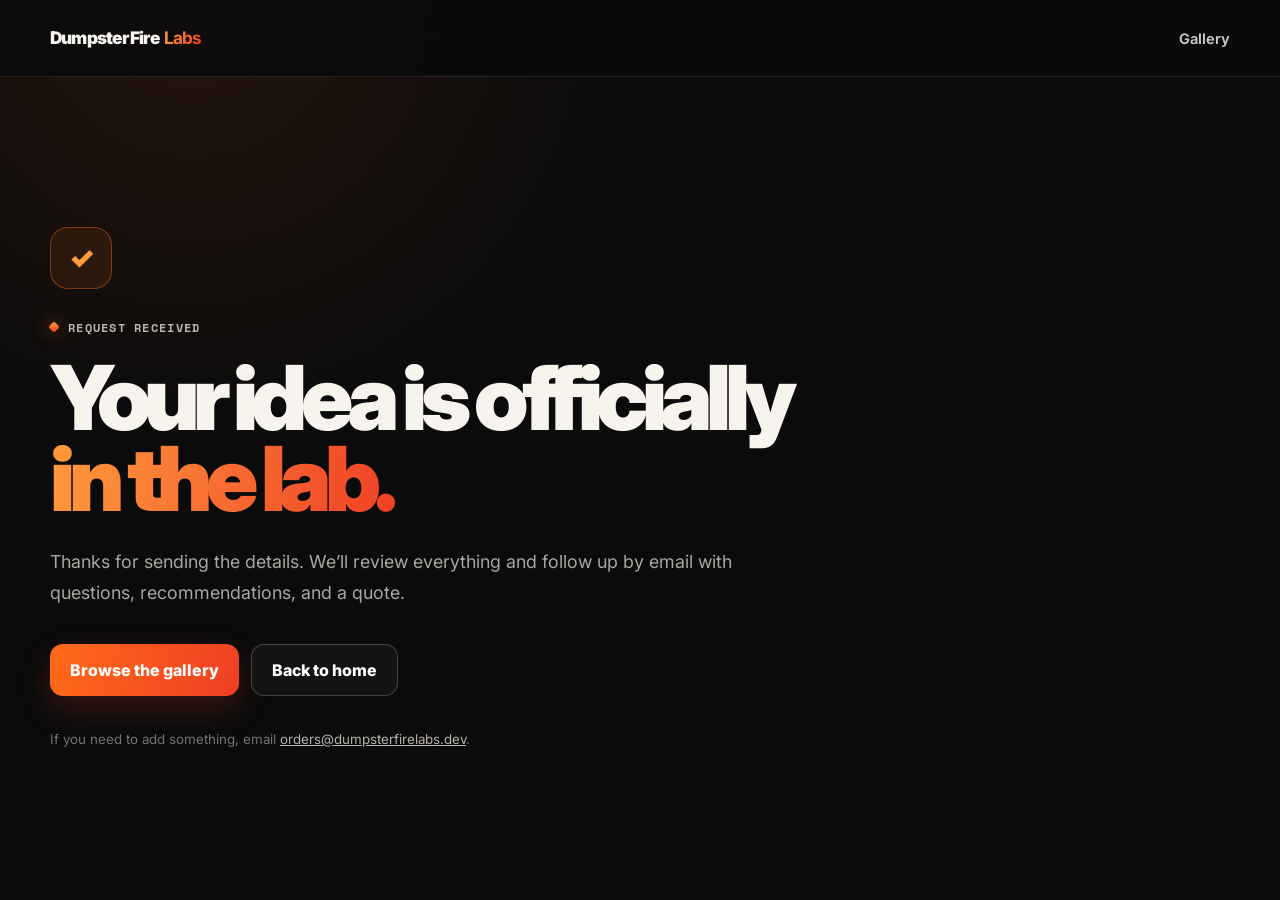
<file: preview/thanks.html>
<!doctype html>
<html lang="en">
<head>
  <meta charset="utf-8">
  <meta name="viewport" content="width=device-width, initial-scale=1">
  <meta name="robots" content="noindex">
  <meta name="theme-color" content="#0b0b0c">
  <title>Request received | Dumpster Fire Labs</title>
  <link rel="preconnect" href="https://fonts.googleapis.com">
  <link rel="preconnect" href="https://fonts.gstatic.com" crossorigin>
  <link href="https://fonts.googleapis.com/css2?family=Inter:wght@400;500;600;700;800;900&family=Space+Mono:wght@400;700&display=swap" rel="stylesheet">
  <link rel="stylesheet" href="styles.css">
</head>
<body class="thanks-page">
  <header class="site-header">
    <div class="shell nav-wrap">
      <a class="wordmark" href="index.html" aria-label="Dumpster Fire Labs home"><span>Dumpster Fire</span> <strong>Labs</strong></a>
      <nav class="thanks-nav"><a href="gallery.html">Gallery</a></nav>
    </div>
  </header>
  <main class="thanks-main shell">
    <div class="success-mark" aria-hidden="true">✓</div>
    <p class="eyebrow"><span class="spark" aria-hidden="true"></span> Request received</p>
    <h1>Your idea is officially <span class="accent">in the lab.</span></h1>
    <p>Thanks for sending the details. We’ll review everything and follow up by email with questions, recommendations, and a quote.</p>
    <div class="actions">
      <a class="button" href="gallery.html">Browse the gallery</a>
      <a class="button button-ghost" href="index.html">Back to home</a>
    </div>
    <small>If you need to add something, email <a href="mailto:orders@dumpsterfirelabs.dev">orders@dumpsterfirelabs.dev</a>.</small>
  </main>
  <script src="script.js"></script>
</body>
</html>
</file>
<file: preview/styles.css>
:root {
  --bg: #0b0b0c;
  --bg-soft: #111113;
  --panel: #171719;
  --panel-2: #1d1d20;
  --text: #f7f4ee;
  --muted: #aaa6a0;
  --accent: #ff6a18;
  --accent-light: #ff9a3d;
  --accent-red: #ef3f25;
  --line: rgba(255, 255, 255, 0.11);
  --line-strong: rgba(255, 255, 255, 0.2);
  --shadow: 0 24px 60px rgba(0, 0, 0, 0.34);
  --radius: 24px;
  --mono: "Space Mono", ui-monospace, SFMono-Regular, Menlo, monospace;
}

* {
  box-sizing: border-box;
}

html {
  scroll-behavior: smooth;
}

body {
  margin: 0;
  min-width: 320px;
  background:
    radial-gradient(circle at 15% 0%, rgba(255, 106, 24, 0.11), transparent 28rem),
    var(--bg);
  color: var(--text);
  font-family: Inter, ui-sans-serif, system-ui, -apple-system, BlinkMacSystemFont, "Segoe UI", sans-serif;
  font-size: 16px;
  line-height: 1.5;
  -webkit-font-smoothing: antialiased;
}

img {
  max-width: 100%;
}

button,
input,
select,
textarea {
  font: inherit;
}

button,
a {
  -webkit-tap-highlight-color: transparent;
}

a {
  color: inherit;
}

.sr-only {
  position: absolute;
  width: 1px;
  height: 1px;
  padding: 0;
  margin: -1px;
  overflow: hidden;
  clip: rect(0, 0, 0, 0);
  white-space: nowrap;
  border: 0;
}

.shell {
  width: min(1180px, calc(100% - 40px));
  margin-inline: auto;
}

.site-header {
  position: sticky;
  top: 0;
  z-index: 50;
  border-bottom: 1px solid var(--line);
  background: rgba(11, 11, 12, 0.88);
  backdrop-filter: blur(18px);
}

.nav-wrap {
  min-height: 76px;
  display: flex;
  align-items: center;
  justify-content: space-between;
  gap: 28px;
}

.wordmark {
  display: inline-flex;
  gap: 0.28em;
  align-items: baseline;
  color: var(--text);
  font-size: 1.08rem;
  font-weight: 900;
  letter-spacing: -0.045em;
  text-decoration: none;
  white-space: nowrap;
}

.wordmark strong {
  background: linear-gradient(100deg, var(--accent-light), var(--accent-red));
  background-clip: text;
  color: transparent;
}

.site-nav {
  display: flex;
  align-items: center;
  gap: 20px;
}

.site-nav a,
.thanks-nav a {
  color: #cbc7c0;
  font-size: 0.91rem;
  font-weight: 650;
  text-decoration: none;
  transition: color 160ms ease;
}

.site-nav a:hover,
.site-nav a[aria-current="page"],
.thanks-nav a:hover {
  color: #fff;
}

.nav-social-group {
  display: flex;
  align-items: center;
  gap: 5px;
  padding-left: 12px;
  border-left: 1px solid var(--line);
}

.site-nav .nav-social-group a {
  padding: 8px 9px;
  border: 1px solid var(--line-strong);
  border-radius: 999px;
  color: var(--text);
  font-size: 0.73rem;
}

.nav-toggle {
  display: none;
  width: 44px;
  height: 44px;
  padding: 10px;
  border: 1px solid var(--line);
  border-radius: 12px;
  background: var(--panel);
  color: var(--text);
}

.nav-toggle span:not(.sr-only) {
  display: block;
  height: 2px;
  margin: 4px 0;
  border-radius: 1px;
  background: currentColor;
}

.hero {
  min-height: 690px;
  display: grid;
  grid-template-columns: minmax(0, 1.08fr) minmax(340px, 0.72fr);
  align-items: center;
  gap: clamp(36px, 7vw, 96px);
  padding-block: clamp(64px, 9vw, 120px);
}

.eyebrow {
  margin: 0 0 22px;
  display: flex;
  align-items: center;
  gap: 10px;
  color: #bbb6ae;
  font-family: var(--mono);
  font-size: 0.76rem;
  font-weight: 700;
  letter-spacing: 0.105em;
  line-height: 1.4;
  text-transform: uppercase;
}

.spark {
  flex: 0 0 auto;
  width: 8px;
  height: 8px;
  border-radius: 2px;
  background: linear-gradient(135deg, var(--accent-light), var(--accent-red));
  box-shadow: 0 0 18px rgba(255, 106, 24, 0.7);
  transform: rotate(45deg);
}

h1,
h2,
h3,
p {
  overflow-wrap: break-word;
}

h1,
h2,
h3 {
  margin-top: 0;
}

.hero h1,
.page-hero h1,
.thanks-main h1 {
  margin-bottom: 28px;
  font-size: clamp(3.6rem, 7.5vw, 7.2rem);
  font-weight: 900;
  letter-spacing: -0.072em;
  line-height: 0.9;
}

.accent {
  display: inline-block;
  padding-right: 0.08em;
  background: linear-gradient(100deg, var(--accent-light), var(--accent-red));
  background-clip: text;
  color: transparent;
}

.hero-lede {
  max-width: 680px;
  margin: 0;
  color: #c8c3bc;
  font-size: clamp(1.1rem, 2vw, 1.35rem);
  line-height: 1.65;
}

.actions {
  display: flex;
  flex-wrap: wrap;
  gap: 12px;
  margin-top: 36px;
}

.button {
  min-height: 52px;
  display: inline-flex;
  align-items: center;
  justify-content: center;
  gap: 12px;
  padding: 0 20px;
  border: 0;
  border-radius: 13px;
  background: linear-gradient(105deg, var(--accent), var(--accent-red));
  box-shadow: 0 13px 32px rgba(239, 63, 37, 0.2);
  color: #fff;
  cursor: pointer;
  font-weight: 800;
  text-decoration: none;
  transition: transform 160ms ease, filter 160ms ease, border-color 160ms ease;
}

.button:hover {
  filter: brightness(1.08);
  transform: translateY(-2px);
}

.button:focus-visible,
.text-link:focus-visible,
.site-nav a:focus-visible,
.social-card:focus-visible,
.gallery-tile:focus-visible,
.image-button:focus-visible,
.filter-button:focus-visible,
.nav-toggle:focus-visible,
input:focus-visible,
select:focus-visible,
textarea:focus-visible,
.upload-field:focus-within {
  outline: 3px solid rgba(255, 154, 61, 0.62);
  outline-offset: 3px;
}

.button-ghost {
  border: 1px solid var(--line-strong);
  background: rgba(255, 255, 255, 0.035);
  box-shadow: none;
}

.hero-feature {
  position: relative;
  margin: 0;
  overflow: hidden;
  border: 1px solid var(--line);
  border-radius: 26px;
  background: var(--panel);
  box-shadow: var(--shadow);
  transform: rotate(1.25deg);
}

.hero-feature::before {
  content: "RECENT BUILD";
  position: absolute;
  z-index: 2;
  top: 18px;
  right: 18px;
  padding: 7px 9px;
  border-radius: 7px;
  background: rgba(10, 10, 10, 0.8);
  color: #fff;
  font-family: var(--mono);
  font-size: 0.65rem;
  font-weight: 700;
  letter-spacing: 0.08em;
}

.hero-feature img {
  width: 100%;
  height: clamp(410px, 51vw, 590px);
  display: block;
  object-fit: cover;
  object-position: center;
}

.feature-caption {
  position: absolute;
  right: 14px;
  bottom: 14px;
  left: 14px;
  padding: 16px;
  border: 1px solid rgba(255, 255, 255, 0.13);
  border-radius: 15px;
  background: rgba(13, 13, 14, 0.88);
  backdrop-filter: blur(12px);
}

.feature-caption .tag {
  color: var(--accent-light);
  font-family: var(--mono);
  font-size: 0.7rem;
  font-weight: 700;
  letter-spacing: 0.07em;
  text-transform: uppercase;
}

.feature-caption p {
  margin: 7px 0 0;
  color: #dedad4;
  font-size: 0.91rem;
  line-height: 1.55;
}

.service-strip {
  border-block: 1px solid var(--line);
  background: rgba(255, 255, 255, 0.018);
}

.service-grid {
  display: grid;
  grid-template-columns: repeat(3, 1fr);
}

.service-grid > div {
  position: relative;
  min-height: 140px;
  display: flex;
  flex-direction: column;
  justify-content: center;
  padding: 28px clamp(22px, 4vw, 48px);
  border-left: 1px solid var(--line);
}

.service-grid > div:last-child {
  border-right: 1px solid var(--line);
}

.service-grid span,
.step-number {
  color: var(--accent-light);
  font-family: var(--mono);
  font-size: 0.68rem;
  font-weight: 700;
  letter-spacing: 0.08em;
}

.service-grid strong {
  margin-top: 7px;
  font-size: 1.05rem;
}

.service-grid small {
  margin-top: 4px;
  color: var(--muted);
  font-size: 0.82rem;
}

.section {
  padding-block: clamp(84px, 10vw, 136px);
}

.section-intro {
  display: grid;
  grid-template-columns: minmax(0, 1.1fr) minmax(280px, 0.72fr);
  align-items: end;
  gap: 52px;
  margin-bottom: 52px;
}

.section-intro h2,
.social-section h2,
.gallery-cta h2 {
  max-width: 740px;
  margin-bottom: 0;
  font-size: clamp(2.4rem, 5vw, 4.5rem);
  font-weight: 850;
  letter-spacing: -0.06em;
  line-height: 0.98;
}

.section-intro > p,
.gallery-cta > div > p:last-child {
  margin: 0;
  color: var(--muted);
  font-size: 1.05rem;
  line-height: 1.7;
}

.process-grid {
  margin: 0;
  padding: 0;
  display: grid;
  grid-template-columns: repeat(4, 1fr);
  border: 1px solid var(--line);
  border-radius: var(--radius);
  overflow: hidden;
  list-style: none;
}

.process-grid li {
  min-height: 270px;
  padding: 28px;
  border-right: 1px solid var(--line);
  background: linear-gradient(155deg, rgba(255, 255, 255, 0.035), transparent 56%);
}

.process-grid li:last-child {
  border-right: 0;
}

.process-grid h3 {
  margin: 78px 0 10px;
  font-size: 1.18rem;
  letter-spacing: -0.025em;
}

.process-grid p {
  margin: 0;
  color: var(--muted);
  font-size: 0.91rem;
  line-height: 1.6;
}

.order-split {
  display: grid;
  grid-template-columns: 1fr 1fr;
  gap: 18px;
  margin-top: 18px;
}

.order-card {
  min-height: 280px;
  display: flex;
  flex-direction: column;
  align-items: flex-start;
  padding: clamp(28px, 4vw, 44px);
  border: 1px solid var(--line);
  border-radius: var(--radius);
  background: var(--panel);
}

.order-card-featured {
  background:
    radial-gradient(circle at 100% 0, rgba(255, 106, 24, 0.2), transparent 43%),
    var(--panel);
}

.kicker {
  margin: 0 0 30px;
  color: var(--accent-light);
  font-family: var(--mono);
  font-size: 0.72rem;
  font-weight: 700;
  letter-spacing: 0.08em;
  text-transform: uppercase;
}

.order-card h3 {
  margin-bottom: 10px;
  font-size: clamp(1.5rem, 3vw, 2.15rem);
  letter-spacing: -0.045em;
}

.order-card p:not(.kicker) {
  max-width: 520px;
  margin: 0 0 30px;
  color: var(--muted);
}

.text-link {
  margin-top: auto;
  color: var(--text);
  font-weight: 800;
  text-underline-offset: 5px;
  text-decoration-color: rgba(255, 106, 24, 0.65);
}

.section-dark {
  border-block: 1px solid var(--line);
  background: #080809;
}

.gallery-intro {
  grid-template-columns: 1fr auto;
}

.featured-gallery {
  display: grid;
  grid-template-columns: 1.25fr 0.75fr;
  grid-template-rows: repeat(2, minmax(260px, 1fr));
  gap: 14px;
}

.gallery-tile {
  position: relative;
  min-height: 280px;
  overflow: hidden;
  border: 1px solid var(--line);
  border-radius: 20px;
  background: var(--panel);
  text-decoration: none;
}

.gallery-tile-wide {
  grid-row: 1 / 3;
}

.gallery-tile img {
  width: 100%;
  height: 100%;
  display: block;
  object-fit: cover;
  transition: transform 400ms ease, filter 400ms ease;
}

.gallery-tile::after {
  content: "";
  position: absolute;
  inset: 45% 0 0;
  background: linear-gradient(transparent, rgba(0, 0, 0, 0.82));
}

.gallery-tile span {
  position: absolute;
  z-index: 1;
  right: 22px;
  bottom: 19px;
  left: 22px;
  font-size: 1.05rem;
  font-weight: 800;
}

.gallery-tile:hover img {
  filter: brightness(1.08);
  transform: scale(1.03);
}

.social-section {
  min-height: 410px;
  display: grid;
  grid-template-columns: minmax(0, 1fr) minmax(340px, 0.62fr);
  align-items: center;
  gap: 64px;
  padding-block: 86px;
}

.social-links-grid {
  display: grid;
  gap: 10px;
}

.social-card {
  display: grid;
  grid-template-columns: auto 1fr auto;
  align-items: center;
  gap: 18px;
  padding: 24px;
  border: 1px solid var(--line-strong);
  border-radius: 20px;
  background: var(--panel);
  text-decoration: none;
  transition: transform 160ms ease, border-color 160ms ease;
}

.social-card:hover {
  border-color: rgba(255, 106, 24, 0.5);
  transform: translateY(-2px);
}

.social-card svg {
  width: 39px;
  height: 39px;
  fill: none;
  stroke: var(--accent-light);
  stroke-width: 1.8;
}

.social-card svg path {
  fill: none;
  stroke: var(--accent-light);
  stroke-linecap: round;
  stroke-linejoin: round;
}

.social-card:nth-child(2) svg path {
  fill: var(--accent-light);
  stroke: none;
}

.social-card span {
  display: flex;
  flex-direction: column;
}

.social-card small {
  color: var(--muted);
  font-size: 0.74rem;
}

.social-card strong {
  margin-top: 2px;
  font-size: 1.05rem;
}

.social-card b {
  font-size: 1.4rem;
}

.footer {
  padding-block: 58px 28px;
  border-top: 1px solid var(--line);
  background: #070708;
}

.footer-grid {
  display: grid;
  grid-template-columns: 1.35fr 0.7fr 1fr;
  gap: 44px;
  padding-bottom: 52px;
}

.footer p {
  margin: 10px 0 0;
  color: #77736e;
  font-size: 0.87rem;
}

.footer nav,
.footer-contact {
  display: flex;
  flex-direction: column;
  align-items: flex-start;
  gap: 10px;
}

.footer nav a,
.footer-contact a {
  color: #aaa6a0;
  font-size: 0.87rem;
  text-decoration: none;
}

.footer nav a:hover,
.footer-contact a:hover {
  color: var(--text);
}

.footer-bottom {
  display: flex;
  justify-content: space-between;
  gap: 20px;
  padding-top: 24px;
  border-top: 1px solid var(--line);
  color: #6f6b66;
  font-family: var(--mono);
  font-size: 0.68rem;
  letter-spacing: 0.04em;
  text-transform: uppercase;
}

/* Gallery page */

.page-hero {
  padding-block: clamp(74px, 10vw, 126px) clamp(54px, 7vw, 86px);
}

.page-hero h1 {
  max-width: 920px;
  margin-bottom: 26px;
}

.page-hero > p:last-child {
  max-width: 680px;
  margin: 0;
  color: var(--muted);
  font-size: 1.12rem;
  line-height: 1.7;
}

.gallery-section {
  padding-bottom: clamp(90px, 12vw, 150px);
}

.filter-bar {
  position: sticky;
  top: 89px;
  z-index: 20;
  width: fit-content;
  display: flex;
  gap: 6px;
  margin-bottom: 34px;
  padding: 6px;
  border: 1px solid var(--line);
  border-radius: 14px;
  background: rgba(18, 18, 20, 0.92);
  backdrop-filter: blur(14px);
}

.filter-button {
  min-height: 42px;
  padding: 0 14px;
  border: 0;
  border-radius: 9px;
  background: transparent;
  color: var(--muted);
  cursor: pointer;
  font-size: 0.86rem;
  font-weight: 700;
}

.filter-button span {
  margin-left: 4px;
  color: #6f6b66;
  font-family: var(--mono);
  font-size: 0.66rem;
}

.filter-button.active {
  background: #2a292c;
  color: #fff;
}

.gallery-grid {
  display: grid;
  grid-template-columns: repeat(3, 1fr);
  gap: 18px;
  align-items: start;
}

.gallery-card {
  scroll-margin-top: 160px;
  margin: 0;
  overflow: hidden;
  border: 1px solid var(--line);
  border-radius: 20px;
  background: var(--panel);
  box-shadow: 0 14px 38px rgba(0, 0, 0, 0.2);
}

.gallery-card.is-hidden {
  display: none;
}

.gallery-card:nth-child(3n + 2) {
  margin-top: 34px;
}

.image-button {
  position: relative;
  width: 100%;
  display: block;
  padding: 0;
  overflow: hidden;
  border: 0;
  background: #0a0a0b;
  color: white;
  cursor: zoom-in;
}

.image-button img {
  width: 100%;
  height: 350px;
  display: block;
  object-fit: cover;
  transition: transform 320ms ease, filter 320ms ease;
}

.gallery-card.tall .image-button img {
  height: 485px;
}

.zoom-hint {
  position: absolute;
  right: 13px;
  bottom: 13px;
  padding: 7px 9px;
  border: 1px solid rgba(255, 255, 255, 0.18);
  border-radius: 8px;
  background: rgba(0, 0, 0, 0.72);
  font-family: var(--mono);
  font-size: 0.63rem;
  letter-spacing: 0.05em;
  opacity: 0;
  transform: translateY(5px);
  transition: opacity 180ms ease, transform 180ms ease;
}

.image-button:hover img {
  filter: brightness(1.07);
  transform: scale(1.025);
}

.image-button:hover .zoom-hint,
.image-button:focus-visible .zoom-hint {
  opacity: 1;
  transform: translateY(0);
}

.gallery-card figcaption {
  display: flex;
  flex-direction: column;
  gap: 4px;
  padding: 16px 18px 18px;
}

.gallery-card figcaption strong {
  font-size: 0.96rem;
}

.gallery-card figcaption span {
  color: var(--muted);
  font-size: 0.78rem;
}

.lightbox {
  width: min(960px, calc(100% - 32px));
  max-height: calc(100vh - 32px);
  padding: 12px;
  overflow: auto;
  border: 1px solid var(--line-strong);
  border-radius: 20px;
  background: #101012;
  box-shadow: 0 30px 100px rgba(0, 0, 0, 0.72);
  color: var(--text);
}

.lightbox::backdrop {
  background: rgba(0, 0, 0, 0.84);
  backdrop-filter: blur(7px);
}

.lightbox img {
  width: 100%;
  max-height: calc(100vh - 130px);
  display: block;
  border-radius: 12px;
  object-fit: contain;
  background: #080809;
}

.lightbox p {
  margin: 12px 48px 4px 6px;
  color: #cbc7c0;
  font-size: 0.9rem;
}

.lightbox-close {
  position: absolute;
  z-index: 2;
  top: 22px;
  right: 22px;
  width: 42px;
  height: 42px;
  border: 1px solid rgba(255, 255, 255, 0.2);
  border-radius: 50%;
  background: rgba(0, 0, 0, 0.74);
  color: #fff;
  cursor: pointer;
  font-size: 1.7rem;
  line-height: 1;
}

.gallery-cta {
  display: grid;
  grid-template-columns: minmax(0, 1fr) auto;
  align-items: center;
  gap: 60px;
  margin-bottom: 110px;
  padding: clamp(34px, 6vw, 66px);
  border: 1px solid var(--line);
  border-radius: var(--radius);
  background:
    radial-gradient(circle at 0 0, rgba(255, 106, 24, 0.18), transparent 42%),
    var(--panel);
}

.gallery-cta h2 {
  margin-bottom: 16px;
}

/* Order form */

.order-hero {
  padding-bottom: 50px;
}

.order-hero h1 {
  max-width: 1050px;
}

.form-assurances {
  display: flex;
  flex-wrap: wrap;
  gap: 10px;
  margin-top: 30px;
}

.form-assurances span {
  padding: 9px 12px;
  border: 1px solid var(--line);
  border-radius: 999px;
  color: #c6c1ba;
  font-size: 0.78rem;
}

.form-assurances span::before {
  content: "✓";
  margin-right: 7px;
  color: var(--accent-light);
  font-weight: 900;
}

.form-layout {
  display: grid;
  grid-template-columns: minmax(0, 1fr) 330px;
  align-items: start;
  gap: 28px;
  padding-bottom: 120px;
}

.order-form {
  display: flex;
  flex-direction: column;
  gap: 16px;
}

.honeypot {
  position: absolute !important;
  left: -9999px !important;
}

.form-section {
  margin: 0;
  padding: clamp(26px, 4vw, 42px);
  border: 1px solid var(--line);
  border-radius: var(--radius);
  background: var(--panel);
}

.form-section legend {
  width: auto;
  margin-left: -4px;
  padding: 0 12px 0 4px;
  background: var(--bg);
  color: var(--text);
  font-size: clamp(1.22rem, 2vw, 1.48rem);
  font-weight: 850;
  letter-spacing: -0.035em;
}

.form-section legend span {
  margin-right: 9px;
  color: var(--accent-light);
  font-family: var(--mono);
  font-size: 0.68rem;
  letter-spacing: 0.06em;
  vertical-align: middle;
}

.field-grid {
  display: grid;
  gap: 20px;
}

.two-col {
  grid-template-columns: 1fr 1fr;
}

.field-grid label,
.full-field {
  display: flex;
  flex-direction: column;
  gap: 8px;
}

.full-field {
  margin-top: 22px;
}

.field-grid label > span,
.full-field > span,
.field-label {
  color: #ddd9d2;
  font-size: 0.86rem;
  font-weight: 700;
}

label b,
.field-label b {
  color: var(--accent-light);
}

label small {
  margin-left: 5px;
  color: #7d7973;
  font-size: 0.68rem;
  font-weight: 600;
}

input,
select,
textarea {
  width: 100%;
  border: 1px solid var(--line-strong);
  border-radius: 11px;
  background: #0f0f11;
  color: var(--text);
  font-size: 1rem;
}

input,
select {
  min-height: 49px;
  padding: 0 13px;
}

textarea {
  min-height: 130px;
  padding: 13px;
  line-height: 1.55;
  resize: vertical;
}

input::placeholder,
textarea::placeholder {
  color: #66625e;
}

select {
  color-scheme: dark;
}

.field-group {
  margin-top: 28px;
}

.field-help {
  margin: 5px 0 15px;
  color: #817d77;
  font-size: 0.8rem;
}

.choice-grid {
  display: grid;
  grid-template-columns: 1fr 1fr;
  gap: 10px;
}

.choice-card {
  position: relative;
  min-height: 86px;
  display: flex;
  align-items: flex-start;
  gap: 11px;
  padding: 15px;
  border: 1px solid var(--line);
  border-radius: 12px;
  background: #111113;
  cursor: pointer;
}

.choice-card:has(input:checked) {
  border-color: rgba(255, 106, 24, 0.62);
  background: rgba(255, 106, 24, 0.075);
}

.choice-card input,
.confirm-row input {
  width: 18px;
  height: 18px;
  min-height: 0;
  margin: 2px 0 0;
  accent-color: var(--accent);
}

.choice-card span {
  display: flex;
  flex-direction: column;
  gap: 3px;
}

.choice-card strong {
  font-size: 0.85rem;
}

.choice-card small {
  margin: 0;
  color: #817d77;
  font-size: 0.72rem;
  line-height: 1.4;
}

.upload-field {
  position: relative;
  min-height: 220px;
  display: flex;
  flex-direction: column;
  align-items: center;
  justify-content: center;
  margin-top: 24px;
  padding: 28px;
  border: 1px dashed rgba(255, 255, 255, 0.23);
  border-radius: 16px;
  background: #101012;
  text-align: center;
  cursor: pointer;
  transition: border-color 160ms ease, background 160ms ease;
}

.upload-field:hover,
.upload-field.is-dragging {
  border-color: rgba(255, 106, 24, 0.7);
  background: rgba(255, 106, 24, 0.045);
}

.upload-field svg {
  width: 36px;
  height: 36px;
  margin-bottom: 12px;
  fill: none;
  stroke: var(--accent-light);
  stroke-linecap: round;
  stroke-linejoin: round;
  stroke-width: 1.7;
}

.upload-field strong {
  font-size: 1rem;
}

.upload-field > span:not(.file-button):not(.file-list) {
  margin-top: 4px;
  color: #817d77;
  font-size: 0.75rem;
}

.upload-field input[type="file"] {
  position: absolute;
  width: 1px;
  height: 1px;
  min-height: 0;
  overflow: hidden;
  opacity: 0;
}

.file-button {
  position: relative;
  padding: 8px 12px;
  border: 1px solid var(--line-strong);
  border-radius: 8px;
  color: #ddd9d2;
  cursor: pointer;
  font-size: 0.76rem;
  font-weight: 700;
}

.file-button:hover {
  border-color: rgba(255, 106, 24, 0.55);
}

.file-pickers {
  display: flex;
  flex-wrap: wrap;
  justify-content: center;
  gap: 8px;
  margin-top: 16px;
}

.file-list {
  max-width: 100%;
  margin-top: 11px;
  color: #8c8882;
  font-size: 0.72rem;
  overflow-wrap: anywhere;
}

.form-error {
  margin: 9px 0 0;
  padding: 10px 12px;
  border: 1px solid rgba(255, 90, 60, 0.36);
  border-radius: 9px;
  background: rgba(255, 70, 40, 0.09);
  color: #ffab98;
  font-size: 0.8rem;
}

.submit-panel {
  padding: clamp(24px, 4vw, 38px);
  border: 1px solid rgba(255, 106, 24, 0.32);
  border-radius: var(--radius);
  background:
    radial-gradient(circle at 100% 0, rgba(255, 106, 24, 0.15), transparent 42%),
    var(--panel);
}

.confirm-row {
  display: flex;
  align-items: flex-start;
  gap: 11px;
  color: #c7c2bb;
  cursor: pointer;
  font-size: 0.86rem;
  line-height: 1.5;
}

.submit-button {
  width: 100%;
  margin-top: 24px;
}

.submit-panel > p {
  margin: 12px 0 0;
  color: #77736e;
  font-size: 0.72rem;
  text-align: center;
}

.form-sidebar {
  position: sticky;
  top: 102px;
  display: flex;
  flex-direction: column;
  gap: 14px;
}

.sidebar-card {
  padding: 24px;
  border: 1px solid var(--line);
  border-radius: 18px;
  background: var(--panel);
}

.sidebar-card .kicker {
  margin-bottom: 20px;
}

.sidebar-card ol {
  margin: 0;
  padding: 0;
  display: flex;
  flex-direction: column;
  gap: 19px;
  list-style: none;
}

.sidebar-card li {
  display: grid;
  grid-template-columns: 26px 1fr;
  gap: 10px;
}

.sidebar-card li > span {
  width: 26px;
  height: 26px;
  display: grid;
  place-items: center;
  border-radius: 8px;
  background: rgba(255, 106, 24, 0.12);
  color: var(--accent-light);
  font-family: var(--mono);
  font-size: 0.65rem;
  font-weight: 700;
}

.sidebar-card li p {
  margin: 0;
  color: #8f8b84;
  font-size: 0.77rem;
  line-height: 1.52;
}

.sidebar-card li strong {
  display: block;
  margin-bottom: 2px;
  color: #dcd8d1;
  font-size: 0.8rem;
}

.sidebar-photo {
  padding: 10px;
}

.sidebar-photo img {
  width: 100%;
  height: 270px;
  display: block;
  border-radius: 11px;
  object-fit: cover;
}

.sidebar-photo p {
  margin: 14px 9px 10px;
  color: #8f8b84;
  font-size: 0.77rem;
  line-height: 1.55;
}

.contact-card p:not(.kicker) {
  margin: 0 0 5px;
  color: #8f8b84;
  font-size: 0.77rem;
}

.contact-card a {
  color: #f0ece5;
  font-size: 0.84rem;
  font-weight: 750;
  text-decoration-color: rgba(255, 106, 24, 0.5);
  text-underline-offset: 4px;
}

/* Thank-you page */

.thanks-page {
  min-height: 100vh;
}

.thanks-main {
  min-height: calc(100vh - 77px);
  display: flex;
  flex-direction: column;
  align-items: flex-start;
  justify-content: center;
  padding-block: 70px;
}

.success-mark {
  width: 62px;
  height: 62px;
  display: grid;
  place-items: center;
  margin-bottom: 30px;
  border: 1px solid rgba(255, 106, 24, 0.4);
  border-radius: 18px;
  background: rgba(255, 106, 24, 0.1);
  color: var(--accent-light);
  font-size: 1.8rem;
  font-weight: 900;
}

.thanks-main h1 {
  max-width: 990px;
  font-size: clamp(3.2rem, 7vw, 6.8rem);
}

.thanks-main > p:not(.eyebrow) {
  max-width: 690px;
  margin: 0;
  color: var(--muted);
  font-size: 1.12rem;
  line-height: 1.7;
}

.thanks-main > small {
  margin-top: 34px;
  color: #77736e;
}

.thanks-main > small a {
  color: #b8b3ac;
}

@media (max-width: 980px) {
  .hero {
    min-height: auto;
    grid-template-columns: 1fr 0.75fr;
    gap: 34px;
  }

  .hero h1,
  .page-hero h1 {
    font-size: clamp(3.5rem, 9vw, 5.9rem);
  }

  .process-grid {
    grid-template-columns: 1fr 1fr;
  }

  .process-grid li:nth-child(2) {
    border-right: 0;
  }

  .process-grid li:nth-child(-n + 2) {
    border-bottom: 1px solid var(--line);
  }

  .form-layout {
    grid-template-columns: minmax(0, 1fr) 285px;
  }

  .gallery-grid {
    grid-template-columns: repeat(2, 1fr);
  }

  .gallery-card:nth-child(3n + 2) {
    margin-top: 0;
  }

  .gallery-card:nth-child(even) {
    margin-top: 30px;
  }
}

@media (max-width: 900px) {
  .shell {
    width: min(100% - 28px, 1180px);
  }

  .nav-wrap {
    min-height: 68px;
  }

  .nav-toggle {
    display: block;
  }

  .site-nav {
    position: absolute;
    top: 68px;
    right: 0;
    left: 0;
    display: none;
    flex-direction: column;
    align-items: stretch;
    gap: 0;
    padding: 8px 14px 16px;
    border-bottom: 1px solid var(--line);
    background: rgba(11, 11, 12, 0.97);
  }

  .site-nav.is-open {
    display: flex;
  }

  .site-nav a,
  .site-nav .nav-social-group {
    padding: 13px 10px;
    border: 0;
    border-radius: 8px;
  }

  .nav-social-group {
    display: grid;
    grid-template-columns: repeat(3, 1fr);
    gap: 7px;
  }

  .site-nav .nav-social-group a {
    padding: 10px 6px;
    border: 1px solid var(--line);
    text-align: center;
  }

  .hero {
    display: flex;
    flex-direction: column;
    align-items: stretch;
    padding-block: 60px 72px;
  }

  .hero h1,
  .page-hero h1,
  .thanks-main h1 {
    font-size: clamp(3.25rem, 16vw, 5rem);
    letter-spacing: -0.066em;
  }

  .hero-feature {
    width: min(100%, 520px);
    margin-top: 12px;
    transform: none;
  }

  .hero-feature img {
    height: 480px;
  }

  .service-grid {
    grid-template-columns: 1fr;
  }

  .service-grid > div {
    min-height: 112px;
    border-right: 1px solid var(--line);
    border-bottom: 1px solid var(--line);
  }

  .service-grid > div:last-child {
    border-bottom: 0;
  }

  .section-intro,
  .gallery-intro,
  .social-section,
  .gallery-cta,
  .form-layout {
    grid-template-columns: 1fr;
  }

  .section-intro {
    gap: 24px;
  }

  .process-grid,
  .order-split {
    grid-template-columns: 1fr;
  }

  .process-grid li,
  .process-grid li:nth-child(2) {
    min-height: auto;
    border-right: 0;
    border-bottom: 1px solid var(--line);
  }

  .process-grid li:last-child {
    border-bottom: 0;
  }

  .process-grid h3 {
    margin-top: 34px;
  }

  .featured-gallery {
    grid-template-columns: 1fr 1fr;
    grid-template-rows: 470px 260px;
  }

  .gallery-tile-wide {
    grid-column: 1 / 3;
    grid-row: auto;
  }

  .social-section {
    gap: 35px;
  }

  .footer-grid {
    grid-template-columns: 1fr 1fr;
  }

  .footer-grid > div:first-child {
    grid-column: 1 / 3;
  }

  .page-hero {
    padding-top: 65px;
  }

  .gallery-grid {
    grid-template-columns: 1fr 1fr;
    gap: 12px;
  }

  .gallery-card,
  .gallery-card:nth-child(even) {
    margin-top: 0;
  }

  .image-button img,
  .gallery-card.tall .image-button img {
    height: 320px;
  }

  .filter-bar {
    top: 78px;
    max-width: 100%;
    overflow-x: auto;
  }

  .filter-button {
    white-space: nowrap;
  }

  .gallery-cta {
    gap: 30px;
  }

  .form-sidebar {
    position: static;
    grid-row: 1;
  }

  .sidebar-photo,
  .contact-card {
    display: none;
  }

  .sidebar-card ol {
    display: grid;
    grid-template-columns: repeat(3, 1fr);
  }
}

@media (max-width: 560px) {
  .wordmark {
    font-size: 1rem;
  }

  .actions {
    flex-direction: column;
    align-items: stretch;
  }

  .button {
    width: 100%;
  }

  .hero-feature img {
    height: 390px;
  }

  .featured-gallery {
    display: flex;
    flex-direction: column;
  }

  .gallery-tile,
  .gallery-tile-wide {
    min-height: 320px;
  }

  .social-card {
    padding: 18px;
  }

  .social-card strong {
    font-size: 0.9rem;
  }

  .footer-grid {
    grid-template-columns: 1fr;
  }

  .footer-grid > div:first-child {
    grid-column: auto;
  }

  .footer-bottom {
    flex-direction: column;
  }

  .gallery-grid {
    grid-template-columns: 1fr;
  }

  .image-button img,
  .gallery-card.tall .image-button img {
    height: auto;
    max-height: 540px;
    object-fit: contain;
  }

  .zoom-hint {
    opacity: 1;
    transform: none;
  }

  .two-col,
  .choice-grid {
    grid-template-columns: 1fr;
  }

  .form-section {
    padding: 24px 18px;
  }

  .form-section legend {
    font-size: 1.16rem;
  }

  .form-assurances {
    align-items: flex-start;
    flex-direction: column;
  }

  .sidebar-card ol {
    grid-template-columns: 1fr;
  }
}

@media (prefers-reduced-motion: reduce) {
  html {
    scroll-behavior: auto;
  }

  *,
  *::before,
  *::after {
    scroll-behavior: auto !important;
    transition-duration: 0.01ms !important;
  }
}
</file>
